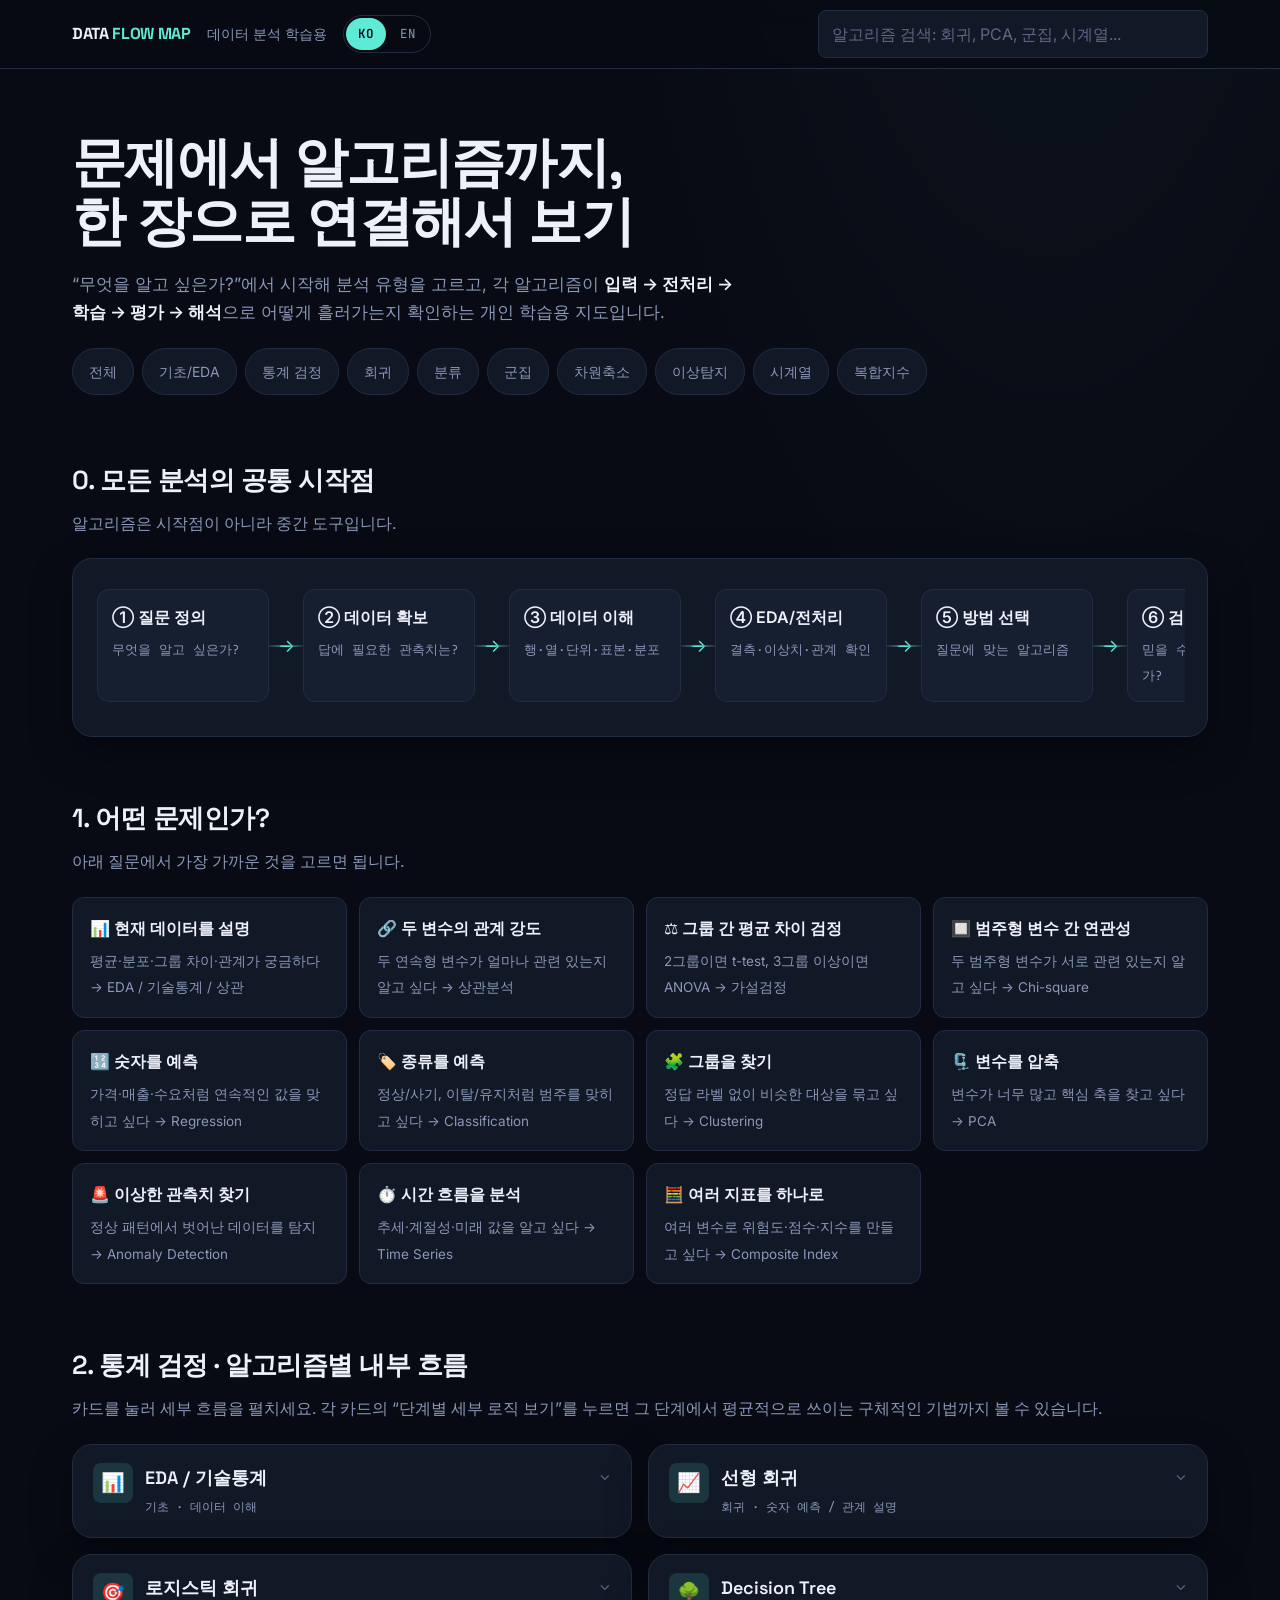
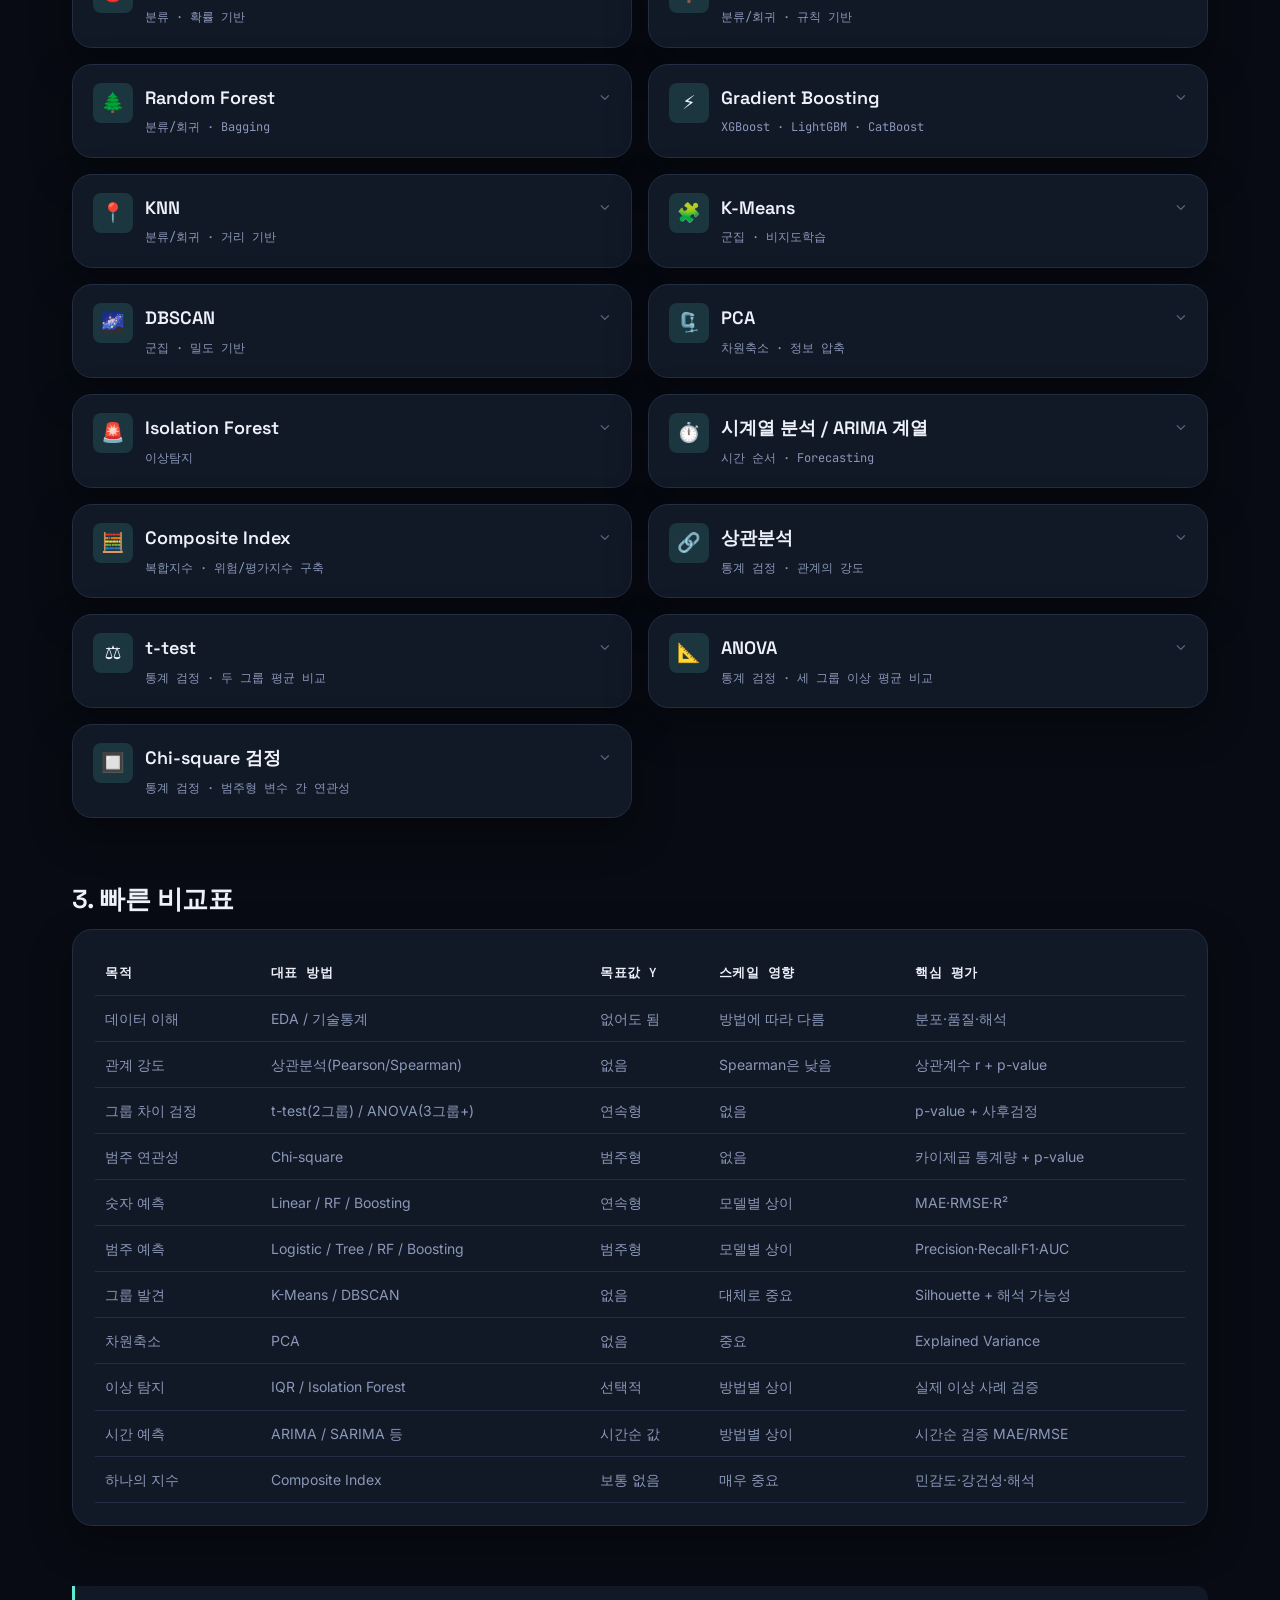
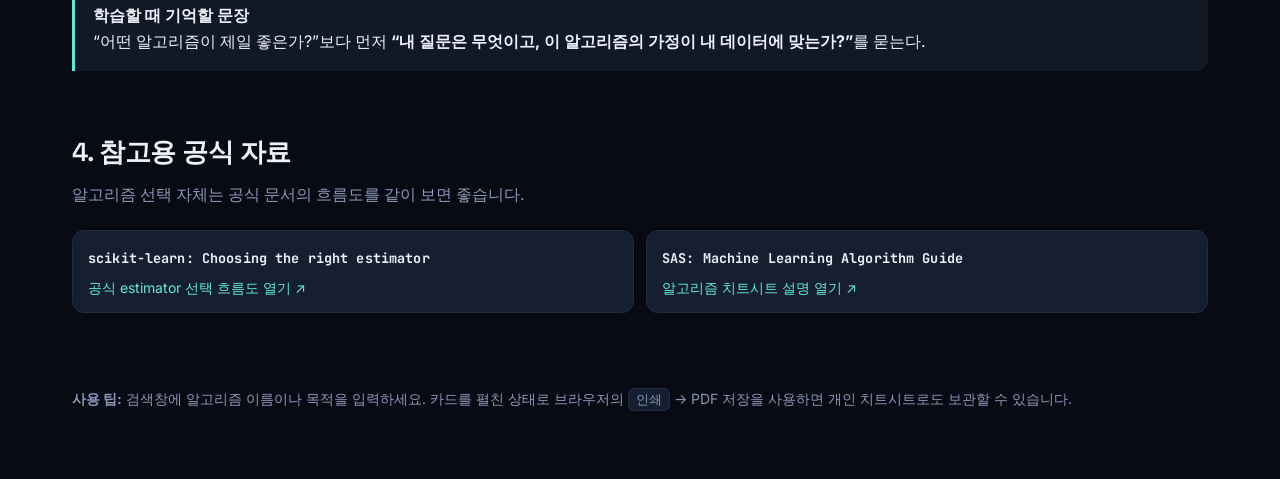
<file: index.html>
<!DOCTYPE html>
<html lang="ko">
<head>
<meta charset="UTF-8">
<meta name="viewport" content="width=device-width, initial-scale=1.0, viewport-fit=cover">
<meta name="description" content="문제 정의부터 알고리즘 선택까지, 데이터 분석 방법을 한 장의 흐름도로 연결해서 보는 개인 학습용 참고 자료." id="metaDesc">
<title>데이터 분석 알고리즘 Flow Map</title>
<link rel="preconnect" href="https://fonts.googleapis.com">
<link rel="preconnect" href="https://fonts.gstatic.com" crossorigin>
<link href="https://fonts.googleapis.com/css2?family=Space+Grotesk:wght@500;600;700&family=Inter:wght@400;500;600;700&family=JetBrains+Mono:wght@400;500;600&display=swap" rel="stylesheet">
<link rel="stylesheet" href="style.css">
</head>
<body>
<header>
  <div class="wrap nav">
    <div class="brand">DATA <span>FLOW MAP</span></div>
    <div class="nav-sub" data-i18n="nav_sub">데이터 분석 학습용</div>
    <div class="lang-switch" role="group" aria-label="Language / 언어">
      <button type="button" class="lang-btn active" data-lang="ko">KO</button>
      <button type="button" class="lang-btn" data-lang="en">EN</button>
    </div>
    <input id="search" class="search" type="search" aria-label="알고리즘 검색" data-i18n-aria="search_aria" placeholder="알고리즘 검색: 회귀, PCA, 군집, 시계열..." data-i18n-placeholder="search_placeholder" />
  </div>
</header>

<main class="wrap">
<section class="hero">
  <h1 data-i18n="hero_title">문제에서 알고리즘까지,<br>한 장으로 연결해서 보기</h1>
  <p data-i18n="hero_desc">“무엇을 알고 싶은가?”에서 시작해 분석 유형을 고르고, 각 알고리즘이 <b>입력 → 전처리 → 학습 → 평가 → 해석</b>으로 어떻게 흘러가는지 확인하는 개인 학습용 지도입니다.</p>
  <div class="chips">
    <button class="chip" data-filter="all" data-i18n="chip_all">전체</button>
    <button class="chip" data-filter="기초" data-i18n="chip_basic">기초/EDA</button>
    <button class="chip" data-filter="통계" data-i18n="chip_stats">통계 검정</button>
    <button class="chip" data-filter="회귀" data-i18n="chip_reg">회귀</button>
    <button class="chip" data-filter="분류" data-i18n="chip_class">분류</button>
    <button class="chip" data-filter="군집" data-i18n="chip_cluster">군집</button>
    <button class="chip" data-filter="차원축소" data-i18n="chip_dim">차원축소</button>
    <button class="chip" data-filter="이상탐지" data-i18n="chip_anomaly">이상탐지</button>
    <button class="chip" data-filter="시계열" data-i18n="chip_time">시계열</button>
    <button class="chip" data-filter="복합지수" data-i18n="chip_index">복합지수</button>
  </div>
</section>

<section class="section" id="start">
  <h2 data-i18n="s0_h2">0. 모든 분석의 공통 시작점</h2>
  <p class="section-lead" data-i18n="s0_lead">알고리즘은 시작점이 아니라 중간 도구입니다.</p>
  <div class="panel">
    <div class="flow">
      <div class="node" data-i18n="node1"><b>① 질문 정의</b><small>무엇을 알고 싶은가?</small></div><div class="arrow">→</div>
      <div class="node" data-i18n="node2"><b>② 데이터 확보</b><small>답에 필요한 관측치는?</small></div><div class="arrow">→</div>
      <div class="node" data-i18n="node3"><b>③ 데이터 이해</b><small>행·열·단위·표본·분포</small></div><div class="arrow">→</div>
      <div class="node" data-i18n="node4"><b>④ EDA/전처리</b><small>결측·이상치·관계 확인</small></div><div class="arrow">→</div>
      <div class="node" data-i18n="node5"><b>⑤ 방법 선택</b><small>질문에 맞는 알고리즘</small></div><div class="arrow">→</div>
      <div class="node" data-i18n="node6"><b>⑥ 검증/해석</b><small>믿을 수 있는 결과인가?</small></div>
    </div>
  </div>
</section>

<section class="section">
  <h2 data-i18n="s1_h2">1. 어떤 문제인가?</h2>
  <p class="section-lead" data-i18n="s1_lead">아래 질문에서 가장 가까운 것을 고르면 됩니다.</p>
  <div class="decision-grid">
    <div class="choice" data-jump="desc" role="button" tabindex="0" data-i18n="choice_desc"><strong>📊 현재 데이터를 설명</strong><span>평균·분포·그룹 차이·관계가 궁금하다 → EDA / 기술통계 / 상관</span></div>
    <div class="choice" data-jump="corr" role="button" tabindex="0" data-i18n="choice_corr"><strong>🔗 두 변수의 관계 강도</strong><span>두 연속형 변수가 얼마나 관련 있는지 알고 싶다 → 상관분석</span></div>
    <div class="choice" data-jump="ttest" role="button" tabindex="0" data-i18n="choice_ttest"><strong>⚖️ 그룹 간 평균 차이 검정</strong><span>2그룹이면 t-test, 3그룹 이상이면 ANOVA → 가설검정</span></div>
    <div class="choice" data-jump="chisq" role="button" tabindex="0" data-i18n="choice_chisq"><strong>🔲 범주형 변수 간 연관성</strong><span>두 범주형 변수가 서로 관련 있는지 알고 싶다 → Chi-square</span></div>
    <div class="choice" data-jump="reg" role="button" tabindex="0" data-i18n="choice_reg"><strong>🔢 숫자를 예측</strong><span>가격·매출·수요처럼 연속적인 값을 맞히고 싶다 → Regression</span></div>
    <div class="choice" data-jump="class" role="button" tabindex="0" data-i18n="choice_class"><strong>🏷️ 종류를 예측</strong><span>정상/사기, 이탈/유지처럼 범주를 맞히고 싶다 → Classification</span></div>
    <div class="choice" data-jump="cluster" role="button" tabindex="0" data-i18n="choice_cluster"><strong>🧩 그룹을 찾기</strong><span>정답 라벨 없이 비슷한 대상을 묶고 싶다 → Clustering</span></div>
    <div class="choice" data-jump="pca" role="button" tabindex="0" data-i18n="choice_pca"><strong>🗜️ 변수를 압축</strong><span>변수가 너무 많고 핵심 축을 찾고 싶다 → PCA</span></div>
    <div class="choice" data-jump="anomaly" role="button" tabindex="0" data-i18n="choice_anomaly"><strong>🚨 이상한 관측치 찾기</strong><span>정상 패턴에서 벗어난 데이터를 탐지 → Anomaly Detection</span></div>
    <div class="choice" data-jump="time" role="button" tabindex="0" data-i18n="choice_time"><strong>⏱️ 시간 흐름을 분석</strong><span>추세·계절성·미래 값을 알고 싶다 → Time Series</span></div>
    <div class="choice" data-jump="index" role="button" tabindex="0" data-i18n="choice_index"><strong>🧮 여러 지표를 하나로</strong><span>여러 변수로 위험도·점수·지수를 만들고 싶다 → Composite Index</span></div>
  </div>
</section>

<section class="section" id="algorithms">
  <h2 data-i18n="s2_h2">2. 통계 검정 · 알고리즘별 내부 흐름</h2>
  <p class="section-lead" data-i18n="s2_lead">카드를 눌러 세부 흐름을 펼치세요. 각 카드의 “단계별 세부 로직 보기”를 누르면 그 단계에서 평균적으로 쓰이는 구체적인 기법까지 볼 수 있습니다.</p>
  <div class="algorithm-grid">

    <article class="card" id="desc" data-keywords="기초 eda 기술통계 평균 중앙값 분포 상관 statistics descriptive">
      <div class="card-head"><div class="icon">📊</div><div data-i18n="desc_head"><h3>EDA / 기술통계</h3><span class="tag">기초 · 데이터 이해</span></div><div class="chev">⌄</div></div>
      <div class="card-body">
        <button class="detail-toggle" type="button" aria-pressed="false" data-i18n="detail_toggle_show">단계별 세부 로직 보기</button>
        <div class="mini-flow">
          <div class="step" data-i18n="desc_s1">
            <div class="step-main"><em>입력</em> 원본 데이터</div>
            <ul class="step-detail">
              <li>원본 파일 로드(CSV/DB/API)</li>
              <li>데이터 사전(codebook)과 스키마 대조</li>
            </ul>
          </div>
          <div class="step" data-i18n="desc_s2">
            <div class="step-main">행/열 · 타입 · 단위 확인</div>
            <ul class="step-detail">
              <li>dtype 캐스팅(문자열→숫자/날짜 등)</li>
              <li>단위 통일(원/달러, m/km 등), 범주형 vs 연속형 구분</li>
            </ul>
          </div>
          <div class="step" data-i18n="desc_s3">
            <div class="step-main">결측치 · 중복 · 이상치 확인</div>
            <ul class="step-detail">
              <li>결측 패턴 파악(MCAR/MAR/MNAR)</li>
              <li>중복 행 제거, IQR·Z-score로 극단값 스크리닝</li>
            </ul>
          </div>
          <div class="step" data-i18n="desc_s4">
            <div class="step-main">평균 · 중앙값 · 표준편차 · 사분위수</div>
            <ul class="step-detail">
              <li>그룹별 describe(), 최빈값(범주형)</li>
              <li>왜도·첨도로 분포 치우침 확인</li>
            </ul>
          </div>
          <div class="step" data-i18n="desc_s5">
            <div class="step-main">히스토그램 · 박스플롯 · 산점도 · 그룹 비교</div>
            <ul class="step-detail">
              <li>상관행렬 · 히트맵으로 변수 간 관계 확인</li>
              <li>t-test · ANOVA로 그룹 간 차이 검정</li>
            </ul>
          </div>
          <div class="step" data-i18n="desc_s6">
            <div class="step-main"><em>결과</em> 데이터 특성과 다음 분석 방향 결정</div>
            <ul class="step-detail">
              <li>발견한 이슈 정리, 가설 후보 목록화</li>
              <li>적합한 분석 기법 후보 좁히기</li>
            </ul>
          </div>
        </div>
        <div class="three">
          <div class="info pre" data-i18n="desc_pre"><strong>선행조건</strong><p>특별한 통계적 가정이 없다. 정형 데이터면 바로 적용 가능.</p></div>
          <div class="info good" data-i18n="desc_mid"><strong>언제?</strong><p>거의 모든 분석의 첫 단계.</p></div>
          <div class="info warn" data-i18n="desc_warn"><strong>주의</strong><p>평균 하나만 보고 전체 분포를 판단하지 않는다.</p></div>
        </div>
      </div>
    </article>

    <article class="card" id="reg" data-keywords="회귀 regression linear 선형 숫자 예측 ridge lasso">
      <div class="card-head"><div class="icon">📈</div><div data-i18n="reg_head"><h3>선형 회귀</h3><span class="tag">회귀 · 숫자 예측 / 관계 설명</span></div><div class="chev">⌄</div></div>
      <div class="card-body">
        <button class="detail-toggle" type="button" aria-pressed="false" data-i18n="detail_toggle_show">단계별 세부 로직 보기</button>
        <div class="mini-flow">
          <div class="step" data-i18n="reg_s1">
            <div class="step-main"><em>입력</em> X 독립변수 + y 연속형 목표값</div>
            <ul class="step-detail">
              <li>피처 · 타깃 정의, 데이터 타입 확인</li>
            </ul>
          </div>
          <div class="step" data-i18n="reg_s2">
            <div class="step-main">결측·이상치·선형성·다중공선성 확인</div>
            <ul class="step-detail">
              <li>결측 대체(평균/중앙값/모델 기반)</li>
              <li>VIF로 다중공선성 점검, 산점도로 선형성 확인</li>
            </ul>
          </div>
          <div class="step" data-i18n="reg_s3">
            <div class="step-main">Train / Test 분리</div>
            <ul class="step-detail">
              <li>hold-out split(예: 8:2), 필요시 K-fold CV</li>
            </ul>
          </div>
          <div class="step" data-i18n="reg_s4">
            <div class="step-main">오차가 작아지도록 회귀계수 β 추정</div>
            <ul class="step-detail">
              <li>OLS(최소제곱법), 정규방정식 또는 경사하강법</li>
              <li>과적합 방지 시 Ridge(L2) · Lasso(L1) 정규화</li>
            </ul>
          </div>
          <div class="step" data-i18n="reg_s5">
            <div class="step-main">MAE · RMSE · R² + 잔차 진단</div>
            <ul class="step-detail">
              <li>Q-Q plot으로 잔차 정규성 확인</li>
              <li>Durbin-Watson으로 자기상관 점검</li>
            </ul>
          </div>
          <div class="step" data-i18n="reg_s6">
            <div class="step-main"><em>결과</em> 예측값 + 변수별 계수 해석</div>
            <ul class="step-detail">
              <li>표준화 계수로 변수별 영향력 비교</li>
              <li>계수 신뢰구간 확인</li>
            </ul>
          </div>
        </div>
        <div class="three">
          <div class="info pre" data-i18n="reg_pre"><strong>선행조건</strong><p>선형성, 오차의 정규성·등분산성, 다중공선성이 낮아야 한다.</p></div>
          <div class="info good" data-i18n="reg_mid"><strong>강점</strong><p>해석이 쉽고 좋은 baseline이 된다.</p></div>
          <div class="info warn" data-i18n="reg_warn"><strong>주의</strong><p>계수가 곧 인과효과라는 뜻은 아니다.</p></div>
        </div>
        <div class="compare" data-i18n="reg_cmp">
          <span class="compare-tag">비교</span>
          <button class="compare-link" data-jump="class">로지스틱 회귀</button> : 범주를 예측하고 싶다면 이쪽.
          <button class="compare-link" data-jump="corr">상관분석</button> : 관계의 강도만 보고 싶다면 예측 없이 이쪽으로 충분.
        </div>
      </div>
    </article>

    <article class="card" id="class" data-keywords="분류 logistic 로지스틱 classification 확률 binary">
      <div class="card-head"><div class="icon">🎯</div><div data-i18n="class_head"><h3>로지스틱 회귀</h3><span class="tag">분류 · 확률 기반</span></div><div class="chev">⌄</div></div>
      <div class="card-body">
        <button class="detail-toggle" type="button" aria-pressed="false" data-i18n="detail_toggle_show">단계별 세부 로직 보기</button>
        <div class="mini-flow">
          <div class="step" data-i18n="class_s1">
            <div class="step-main"><em>입력</em> X + 범주형 y</div>
            <ul class="step-detail">
              <li>피처 · 이진/다중 클래스 타깃 정의</li>
            </ul>
          </div>
          <div class="step" data-i18n="class_s2">
            <div class="step-main">전처리 · 스케일링 · 클래스 비율 확인</div>
            <ul class="step-detail">
              <li>표준화(StandardScaler), 범주형 원-핫 인코딩</li>
              <li>클래스 불균형 시 오버/언더샘플링(SMOTE 등)</li>
            </ul>
          </div>
          <div class="step" data-i18n="class_s3">
            <div class="step-main">Train / Test 분리</div>
            <ul class="step-detail">
              <li>stratified split으로 클래스 비율 유지</li>
            </ul>
          </div>
          <div class="step" data-i18n="class_s4">
            <div class="step-main">각 클래스에 속할 확률 추정</div>
            <ul class="step-detail">
              <li>시그모이드 함수로 로짓을 확률로 변환</li>
              <li>최대우도추정(MLE)으로 계수 학습</li>
            </ul>
          </div>
          <div class="step" data-i18n="class_s5">
            <div class="step-main">Threshold로 클래스 결정</div>
            <ul class="step-detail">
              <li>기본 0.5, 비용/목적에 따라 threshold 조정</li>
              <li>ROC 곡선에서 최적 지점 탐색</li>
            </ul>
          </div>
          <div class="step" data-i18n="class_s6">
            <div class="step-main">Precision · Recall · F1 · ROC-AUC 평가</div>
            <ul class="step-detail">
              <li>혼동행렬 분석</li>
              <li>불균형 데이터는 PR curve로 보완</li>
            </ul>
          </div>
          <div class="step" data-i18n="class_s7">
            <div class="step-main"><em>결과</em> 클래스 + 예측 확률</div>
          </div>
        </div>
        <div class="three">
          <div class="info pre" data-i18n="class_pre"><strong>선행조건</strong><p>로짓과 독립변수 간 선형성, 관측치 독립성, 다중공선성이 낮아야 한다.</p></div>
          <div class="info good" data-i18n="class_mid"><strong>강점</strong><p>확률과 계수 해석이 비교적 쉽다.</p></div>
          <div class="info warn" data-i18n="class_warn"><strong>주의</strong><p>불균형 데이터에서는 Accuracy만 보면 위험하다.</p></div>
        </div>
        <div class="compare" data-i18n="class_cmp">
          <span class="compare-tag">비교</span>
          <button class="compare-link" data-jump="reg">선형 회귀</button> : 숫자 자체를 예측하고 싶다면 이쪽.
        </div>
      </div>
    </article>

    <article class="card" id="tree" data-keywords="분류 회귀 decision tree 의사결정나무">
      <div class="card-head"><div class="icon">🌳</div><div data-i18n="tree_head"><h3>Decision Tree</h3><span class="tag">분류/회귀 · 규칙 기반</span></div><div class="chev">⌄</div></div>
      <div class="card-body">
        <button class="detail-toggle" type="button" aria-pressed="false" data-i18n="detail_toggle_show">단계별 세부 로직 보기</button>
        <div class="mini-flow">
          <div class="step" data-i18n="tree_s1">
            <div class="step-main"><em>입력</em> X + y</div>
          </div>
          <div class="step" data-i18n="tree_s2">
            <div class="step-main">데이터를 가장 잘 나누는 조건 탐색</div>
            <ul class="step-detail">
              <li>분류: Gini 불순도 · 정보이득(Entropy)</li>
              <li>회귀: 분할 후 MSE 감소량 기준</li>
            </ul>
          </div>
          <div class="step" data-i18n="tree_s3">
            <div class="step-main">조건에 따라 노드를 반복 분할</div>
            <ul class="step-detail">
              <li>재귀적 이진 분할, 각 노드에서 최적 피처·임계값 탐색</li>
            </ul>
          </div>
          <div class="step" data-i18n="tree_s4">
            <div class="step-main">정지 조건 / 가지치기로 복잡도 제어</div>
            <ul class="step-detail">
              <li>max_depth, min_samples_leaf 등 하이퍼파라미터</li>
              <li>cost-complexity pruning(사후 가지치기)</li>
            </ul>
          </div>
          <div class="step" data-i18n="tree_s5">
            <div class="step-main">분류 또는 수치 예측</div>
            <ul class="step-detail">
              <li>리프 노드의 다수 클래스(분류) 또는 평균값(회귀) 반환</li>
            </ul>
          </div>
          <div class="step" data-i18n="tree_s6">
            <div class="step-main"><em>평가</em> Test/CV 성능 + 트리 구조 확인</div>
            <ul class="step-detail">
              <li>트리 시각화로 분할 기준 검토</li>
              <li>feature importance 확인</li>
            </ul>
          </div>
        </div>
        <div class="three">
          <div class="info pre" data-i18n="tree_pre"><strong>선행조건</strong><p>특별한 분포 가정이 없다. 스케일링도 불필요.</p></div>
          <div class="info good" data-i18n="tree_mid"><strong>강점</strong><p>비선형 관계와 상호작용을 표현하기 쉽다.</p></div>
          <div class="info warn" data-i18n="tree_warn"><strong>주의</strong><p>깊은 단일 트리는 과적합되기 쉽다.</p></div>
        </div>
        <div class="compare" data-i18n="tree_cmp">
          <span class="compare-tag">비교</span>
          <button class="compare-link" data-jump="rf">Random Forest</button> : 단일 트리의 불안정함이 걱정되면 여러 트리를 평균 낸 이쪽으로.
        </div>
      </div>
    </article>

    <article class="card" id="rf" data-keywords="분류 회귀 random forest 랜덤포레스트 ensemble 앙상블">
      <div class="card-head"><div class="icon">🌲</div><div data-i18n="rf_head"><h3>Random Forest</h3><span class="tag">분류/회귀 · Bagging</span></div><div class="chev">⌄</div></div>
      <div class="card-body">
        <button class="detail-toggle" type="button" aria-pressed="false" data-i18n="detail_toggle_show">단계별 세부 로직 보기</button>
        <div class="mini-flow">
          <div class="step" data-i18n="rf_s1">
            <div class="step-main"><em>입력</em> X + y</div>
          </div>
          <div class="step" data-i18n="rf_s2">
            <div class="step-main">여러 bootstrap 표본 생성</div>
            <ul class="step-detail">
              <li>복원추출로 N개 샘플셋 생성</li>
              <li>트리마다 피처 서브셋도 무작위 선택(max_features)</li>
            </ul>
          </div>
          <div class="step" data-i18n="rf_s3">
            <div class="step-main">각 표본에서 서로 다른 Decision Tree 학습</div>
            <ul class="step-detail">
              <li>가지치기 없이 깊게 성장시켜 트리 간 상관 최소화</li>
            </ul>
          </div>
          <div class="step" data-i18n="rf_s4">
            <div class="step-main">분류: 다수결 / 회귀: 평균</div>
            <ul class="step-detail">
              <li>모든 트리의 예측을 집계(aggregation)</li>
            </ul>
          </div>
          <div class="step" data-i18n="rf_s5">
            <div class="step-main">Test/CV 평가 + 변수 중요도 참고</div>
            <ul class="step-detail">
              <li>OOB(out-of-bag) 오차로 별도 검증셋 없이 성능 추정</li>
            </ul>
          </div>
          <div class="step" data-i18n="rf_s6">
            <div class="step-main"><em>결과</em> 단일 트리보다 안정적인 예측</div>
          </div>
        </div>
        <div class="three">
          <div class="info pre" data-i18n="rf_pre"><strong>선행조건</strong><p>트리 기반이라 스케일링 불필요. 트리 간 상관이 낮아야 효과적이다.</p></div>
          <div class="info good" data-i18n="rf_mid"><strong>강점</strong><p>복잡한 정형 데이터에서 안정적인 baseline.</p></div>
          <div class="info warn" data-i18n="rf_warn"><strong>주의</strong><p>변수 중요도는 인과관계가 아니다.</p></div>
        </div>
        <div class="compare" data-i18n="rf_cmp">
          <span class="compare-tag">비교</span>
          <button class="compare-link" data-jump="boost">Gradient Boosting</button> : 튜닝을 감수하고서라도 성능을 더 끌어올리고 싶다면 이쪽.
        </div>
      </div>
    </article>

    <article class="card" id="boost" data-keywords="분류 회귀 gradient boosting xgboost lightgbm catboost 부스팅">
      <div class="card-head"><div class="icon">⚡</div><div data-i18n="boost_head"><h3>Gradient Boosting</h3><span class="tag">XGBoost · LightGBM · CatBoost</span></div><div class="chev">⌄</div></div>
      <div class="card-body">
        <button class="detail-toggle" type="button" aria-pressed="false" data-i18n="detail_toggle_show">단계별 세부 로직 보기</button>
        <div class="mini-flow">
          <div class="step" data-i18n="boost_s1">
            <div class="step-main"><em>입력</em> X + y</div>
          </div>
          <div class="step" data-i18n="boost_s2">
            <div class="step-main">첫 약한 모델 학습</div>
            <ul class="step-detail">
              <li>보통 얕은 트리(stump)로 시작, 초기 예측은 평균/로그오즈</li>
            </ul>
          </div>
          <div class="step" data-i18n="boost_s3">
            <div class="step-main">현재 모델의 오차/잔차 계산</div>
            <ul class="step-detail">
              <li>손실함수의 gradient(음의 기울기) 계산</li>
            </ul>
          </div>
          <div class="step" data-i18n="boost_s4">
            <div class="step-main">오차를 줄이는 다음 모델 추가</div>
            <ul class="step-detail">
              <li>잔차를 타깃으로 새 트리 학습</li>
              <li>learning rate로 기여도 조절(shrinkage)</li>
            </ul>
          </div>
          <div class="step" data-i18n="boost_s5">
            <div class="step-main">이 과정을 순차적으로 반복</div>
            <ul class="step-detail">
              <li>n_estimators만큼 반복, 매번 이전 오차를 보정</li>
            </ul>
          </div>
          <div class="step" data-i18n="boost_s6">
            <div class="step-main">CV · Early stopping · 튜닝</div>
            <ul class="step-detail">
              <li>validation loss로 조기 종료</li>
              <li>learning_rate · max_depth · subsample 그리드 탐색</li>
            </ul>
          </div>
          <div class="step" data-i18n="boost_s7">
            <div class="step-main"><em>결과</em> 여러 약한 모델을 합친 강한 예측기</div>
          </div>
        </div>
        <div class="three">
          <div class="info pre" data-i18n="boost_pre"><strong>선행조건</strong><p>스케일링 불필요. 결측치 처리 방식은 라이브러리마다 다르다.</p></div>
          <div class="info good" data-i18n="boost_mid"><strong>강점</strong><p>정형 데이터 예측에서 매우 강력하다.</p></div>
          <div class="info warn" data-i18n="boost_warn"><strong>주의</strong><p>튜닝과 데이터 누수 관리가 중요하다.</p></div>
        </div>
        <div class="compare" data-i18n="boost_cmp">
          <span class="compare-tag">비교</span>
          <button class="compare-link" data-jump="rf">Random Forest</button> : 튜닝 없이 먼저 안정적인 baseline부터 보고 싶다면 이쪽.
        </div>
      </div>
    </article>

    <article class="card" id="knn" data-keywords="분류 회귀 knn nearest neighbor 최근접 이웃 거리">
      <div class="card-head"><div class="icon">📍</div><div data-i18n="knn_head"><h3>KNN</h3><span class="tag">분류/회귀 · 거리 기반</span></div><div class="chev">⌄</div></div>
      <div class="card-body">
        <button class="detail-toggle" type="button" aria-pressed="false" data-i18n="detail_toggle_show">단계별 세부 로직 보기</button>
        <div class="mini-flow">
          <div class="step" data-i18n="knn_s1">
            <div class="step-main"><em>입력</em> X + y</div>
          </div>
          <div class="step" data-i18n="knn_s2">
            <div class="step-main">변수 스케일 맞추기</div>
            <ul class="step-detail">
              <li>표준화 필수(거리 기반이라 스케일 차이에 민감)</li>
              <li>범주형은 인코딩 후 거리정의 재검토</li>
            </ul>
          </div>
          <div class="step" data-i18n="knn_s3">
            <div class="step-main">새 관측치와 모든 학습점의 거리 계산</div>
            <ul class="step-detail">
              <li>유클리드 · 맨해튼 · 코사인 거리 중 선택</li>
            </ul>
          </div>
          <div class="step" data-i18n="knn_s4">
            <div class="step-main">가장 가까운 K개 선택</div>
            <ul class="step-detail">
              <li>작은 K: 과적합 경향 / 큰 K: 과소적합 경향</li>
            </ul>
          </div>
          <div class="step" data-i18n="knn_s5">
            <div class="step-main">분류: 투표 / 회귀: 평균</div>
            <ul class="step-detail">
              <li>거리 가중 투표(weighted KNN)도 가능</li>
            </ul>
          </div>
          <div class="step" data-i18n="knn_s6">
            <div class="step-main"><em>평가</em> K값을 CV로 선택</div>
            <ul class="step-detail">
              <li>여러 K에 대한 CV 오차 곡선에서 최적 K 탐색</li>
            </ul>
          </div>
        </div>
        <div class="three">
          <div class="info pre" data-i18n="knn_pre"><strong>선행조건</strong><p>변수 스케일 통일이 필수. 차원이 높으면 성능이 급격히 나빠진다(차원의 저주).</p></div>
          <div class="info good" data-i18n="knn_mid"><strong>강점</strong><p>직관적이고 별도 복잡한 학습 과정이 없다.</p></div>
          <div class="info warn" data-i18n="knn_warn"><strong>주의</strong><p>스케일과 차원 수에 매우 민감하다.</p></div>
        </div>
        <div class="compare" data-i18n="knn_cmp">
          <span class="compare-tag">비교</span>
          <button class="compare-link" data-jump="cluster">K-Means</button> : 같은 K라도 이쪽은 비지도학습(군집), KNN은 지도학습(분류/회귀)이라 목적이 다르다.
        </div>
      </div>
    </article>

    <article class="card" id="cluster" data-keywords="군집 clustering kmeans k-means 클러스터 비지도">
      <div class="card-head"><div class="icon">🧩</div><div data-i18n="cluster_head"><h3>K-Means</h3><span class="tag">군집 · 비지도학습</span></div><div class="chev">⌄</div></div>
      <div class="card-body">
        <button class="detail-toggle" type="button" aria-pressed="false" data-i18n="detail_toggle_show">단계별 세부 로직 보기</button>
        <div class="mini-flow">
          <div class="step" data-i18n="cluster_s1">
            <div class="step-main"><em>입력</em> 정답 없는 X</div>
          </div>
          <div class="step" data-i18n="cluster_s2">
            <div class="step-main">스케일링 + K개 중심 초기화</div>
            <ul class="step-detail">
              <li>표준화 필수</li>
              <li>K-means++로 초기 중심을 퍼뜨려 수렴 안정화</li>
            </ul>
          </div>
          <div class="step" data-i18n="cluster_s3">
            <div class="step-main">각 점을 가장 가까운 중심에 배정</div>
            <ul class="step-detail">
              <li>유클리드 거리 기준 클러스터 라벨 할당</li>
            </ul>
          </div>
          <div class="step" data-i18n="cluster_s4">
            <div class="step-main">각 그룹 평균으로 중심 이동</div>
            <ul class="step-detail">
              <li>클러스터별 centroid 재계산</li>
            </ul>
          </div>
          <div class="step" data-i18n="cluster_s5">
            <div class="step-main">배정과 이동을 수렴할 때까지 반복</div>
            <ul class="step-detail">
              <li>중심 이동이 임계값 이하이거나 max_iter 도달 시 종료</li>
            </ul>
          </div>
          <div class="step" data-i18n="cluster_s6">
            <div class="step-main">Elbow / Silhouette로 군집 품질 확인</div>
            <ul class="step-detail">
              <li>WCSS(군집 내 분산)가 꺾이는 지점 탐색</li>
              <li>Silhouette score로 군집 분리도 확인</li>
            </ul>
          </div>
          <div class="step" data-i18n="cluster_s7">
            <div class="step-main"><em>결과</em> K개의 데이터 그룹</div>
          </div>
        </div>
        <div class="three">
          <div class="info pre" data-i18n="cluster_pre"><strong>선행조건</strong><p>군집이 대략 구형·비슷한 크기라는 가정. 스케일링 필요, K를 미리 정해야 한다.</p></div>
          <div class="info good" data-i18n="cluster_mid"><strong>강점</strong><p>대규모 데이터에도 비교적 빠르고 직관적이다.</p></div>
          <div class="info warn" data-i18n="cluster_warn"><strong>주의</strong><p>K를 정해야 하며 구형 군집 가정에 가깝다.</p></div>
        </div>
        <div class="compare" data-i18n="cluster_cmp">
          <span class="compare-tag">비교</span>
          <button class="compare-link" data-jump="dbscan">DBSCAN</button> : K를 미리 정하지 않고 임의 모양 군집을 찾고 싶다면 이쪽.
        </div>
      </div>
    </article>

    <article class="card" id="dbscan" data-keywords="군집 dbscan density 밀도 noise 이상치">
      <div class="card-head"><div class="icon">🌌</div><div data-i18n="dbscan_head"><h3>DBSCAN</h3><span class="tag">군집 · 밀도 기반</span></div><div class="chev">⌄</div></div>
      <div class="card-body">
        <button class="detail-toggle" type="button" aria-pressed="false" data-i18n="detail_toggle_show">단계별 세부 로직 보기</button>
        <div class="mini-flow">
          <div class="step" data-i18n="dbscan_s1">
            <div class="step-main"><em>입력</em> 정답 없는 X</div>
          </div>
          <div class="step" data-i18n="dbscan_s2">
            <div class="step-main">거리 스케일 확인 / 표준화</div>
          </div>
          <div class="step" data-i18n="dbscan_s3">
            <div class="step-main">eps 반경 내 이웃 개수 계산</div>
            <ul class="step-detail">
              <li>k-distance plot으로 적정 eps 추정</li>
            </ul>
          </div>
          <div class="step" data-i18n="dbscan_s4">
            <div class="step-main">충분히 밀집된 점에서 군집 확장</div>
            <ul class="step-detail">
              <li>core point(min_samples 이상 이웃) 기준 밀도 연결 확장</li>
            </ul>
          </div>
          <div class="step" data-i18n="dbscan_s5">
            <div class="step-main">어느 군집에도 속하지 않으면 Noise</div>
            <ul class="step-detail">
              <li>border point와 noise point 구분</li>
            </ul>
          </div>
          <div class="step" data-i18n="dbscan_s6">
            <div class="step-main"><em>결과</em> 임의 모양 군집 + 이상점</div>
          </div>
        </div>
        <div class="three">
          <div class="info pre" data-i18n="dbscan_pre"><strong>선행조건</strong><p>군집 간 밀도가 비교적 균일하다는 가정. eps·min_samples 설정에 민감하다.</p></div>
          <div class="info good" data-i18n="dbscan_mid"><strong>강점</strong><p>K를 미리 정하지 않고 복잡한 모양을 찾는다.</p></div>
          <div class="info warn" data-i18n="dbscan_warn"><strong>주의</strong><p>밀도가 크게 다른 군집에는 설정이 어렵다.</p></div>
        </div>
        <div class="compare" data-i18n="dbscan_cmp">
          <span class="compare-tag">비교</span>
          <button class="compare-link" data-jump="cluster">K-Means</button> : 군집 개수를 이미 알고 있고 더 빠른 계산을 원한다면 이쪽.
        </div>
      </div>
    </article>

    <article class="card" id="pca" data-keywords="차원축소 pca principal component 주성분 분산">
      <div class="card-head"><div class="icon">🗜️</div><div data-i18n="pca_head"><h3>PCA</h3><span class="tag">차원축소 · 정보 압축</span></div><div class="chev">⌄</div></div>
      <div class="card-body">
        <button class="detail-toggle" type="button" aria-pressed="false" data-i18n="detail_toggle_show">단계별 세부 로직 보기</button>
        <div class="mini-flow">
          <div class="step" data-i18n="pca_s1">
            <div class="step-main"><em>입력</em> 여러 수치 변수 X</div>
          </div>
          <div class="step" data-i18n="pca_s2">
            <div class="step-main">일반적으로 중심화/표준화</div>
            <ul class="step-detail">
              <li>평균 0으로 센터링</li>
              <li>스케일 차이가 크면 표준화(분산 기준 왜곡 방지)</li>
            </ul>
          </div>
          <div class="step" data-i18n="pca_s3">
            <div class="step-main">데이터 분산이 큰 방향 탐색</div>
            <ul class="step-detail">
              <li>공분산 행렬 계산 후 고유값 분해 또는 SVD</li>
            </ul>
          </div>
          <div class="step" data-i18n="pca_s4">
            <div class="step-main">서로 직교하는 주성분 PC 생성</div>
            <ul class="step-detail">
              <li>고유값이 큰 순서대로 PC 정렬</li>
              <li>각 PC는 원 변수들의 선형결합</li>
            </ul>
          </div>
          <div class="step" data-i18n="pca_s5">
            <div class="step-main">Explained Variance 확인</div>
            <ul class="step-detail">
              <li>누적 설명분산 그래프(scree plot)로 유지할 PC 개수 결정</li>
            </ul>
          </div>
          <div class="step" data-i18n="pca_s6">
            <div class="step-main">필요한 PC만 선택해 데이터 변환</div>
            <ul class="step-detail">
              <li>선택한 PC로 원 데이터를 투영(projection)</li>
            </ul>
          </div>
          <div class="step" data-i18n="pca_s7">
            <div class="step-main"><em>결과</em> 적은 차원의 새로운 변수</div>
          </div>
        </div>
        <div class="three">
          <div class="info pre" data-i18n="pca_pre"><strong>선행조건</strong><p>변수 간 선형 관계를 가정. 스케일에 민감해 보통 표준화가 필요하다.</p></div>
          <div class="info good" data-i18n="pca_mid"><strong>강점</strong><p>상관된 많은 변수를 압축할 수 있다.</p></div>
          <div class="info warn" data-i18n="pca_warn"><strong>주의</strong><p>PC가 원래 변수보다 해석하기 어려울 수 있다.</p></div>
        </div>
      </div>
    </article>

    <article class="card" id="anomaly" data-keywords="이상탐지 anomaly isolation forest outlier 이상치">
      <div class="card-head"><div class="icon">🚨</div><div data-i18n="anomaly_head"><h3>Isolation Forest</h3><span class="tag">이상탐지</span></div><div class="chev">⌄</div></div>
      <div class="card-body">
        <button class="detail-toggle" type="button" aria-pressed="false" data-i18n="detail_toggle_show">단계별 세부 로직 보기</button>
        <div class="mini-flow">
          <div class="step" data-i18n="anomaly_s1">
            <div class="step-main"><em>입력</em> 주로 정상 관측치가 많은 X</div>
          </div>
          <div class="step" data-i18n="anomaly_s2">
            <div class="step-main">무작위 변수와 분할점으로 여러 트리 생성</div>
            <ul class="step-detail">
              <li>각 iTree마다 무작위 피처·임계값으로 재귀 분할</li>
            </ul>
          </div>
          <div class="step" data-i18n="anomaly_s3">
            <div class="step-main">각 관측치가 격리되기까지 필요한 분할 수 측정</div>
            <ul class="step-detail">
              <li>평균 경로 길이(path length) 계산</li>
            </ul>
          </div>
          <div class="step" data-i18n="anomaly_s4">
            <div class="step-main">빠르게 격리되는 관측치에 높은 이상점수</div>
            <ul class="step-detail">
              <li>경로 길이가 짧을수록 이상 스코어 상승</li>
            </ul>
          </div>
          <div class="step" data-i18n="anomaly_s5">
            <div class="step-main">임계값/contamination으로 이상치 지정</div>
            <ul class="step-detail">
              <li>contamination 비율 지정 또는 score threshold 직접 설정</li>
            </ul>
          </div>
          <div class="step" data-i18n="anomaly_s6">
            <div class="step-main"><em>결과</em> 정상/이상 + anomaly score</div>
          </div>
        </div>
        <div class="three">
          <div class="info pre" data-i18n="anomaly_pre"><strong>선행조건</strong><p>정상 데이터가 다수라는 가정(오염 비율이 낮음). 특별한 분포 가정은 없다.</p></div>
          <div class="info good" data-i18n="anomaly_mid"><strong>강점</strong><p>고차원 데이터에도 적용 가능하다.</p></div>
          <div class="info warn" data-i18n="anomaly_warn"><strong>주의</strong><p>‘드물다’와 ‘문제다’는 같은 뜻이 아니다.</p></div>
        </div>
        <div class="compare" data-i18n="anomaly_cmp">
          <span class="compare-tag">비교</span>
          <button class="compare-link" data-jump="dbscan">DBSCAN</button> : 이상치뿐 아니라 군집 구조 자체도 함께 보고 싶다면 이쪽.
        </div>
      </div>
    </article>

    <article class="card" id="time" data-keywords="시계열 time series arima moving average forecast 예측 시간">
      <div class="card-head"><div class="icon">⏱️</div><div data-i18n="time_head"><h3>시계열 분석 / ARIMA 계열</h3><span class="tag">시간 순서 · Forecasting</span></div><div class="chev">⌄</div></div>
      <div class="card-body">
        <button class="detail-toggle" type="button" aria-pressed="false" data-i18n="detail_toggle_show">단계별 세부 로직 보기</button>
        <div class="mini-flow">
          <div class="step" data-i18n="time_s1">
            <div class="step-main"><em>입력</em> 시간순 데이터</div>
          </div>
          <div class="step" data-i18n="time_s2">
            <div class="step-main">추세 · 계절성 · 결측 · 이상치 확인</div>
            <ul class="step-detail">
              <li>시계열 분해(STL 등)로 추세/계절성 분리</li>
              <li>결측 보간(선형/시간가중)</li>
            </ul>
          </div>
          <div class="step" data-i18n="time_s3">
            <div class="step-main">시간순 Train / Validation 분할</div>
            <ul class="step-detail">
              <li>무작위 셔플 금지, rolling/expanding window 분할</li>
            </ul>
          </div>
          <div class="step" data-i18n="time_s4">
            <div class="step-main">정상성/차분/자기상관 구조 확인</div>
            <ul class="step-detail">
              <li>ADF 검정으로 정상성 확인, 필요시 차분(differencing)</li>
              <li>ACF/PACF로 (p, q) 후보 파악</li>
            </ul>
          </div>
          <div class="step" data-i18n="time_s5">
            <div class="step-main">ARIMA/SARIMA 등 모델 학습</div>
            <ul class="step-detail">
              <li>(p,d,q) 또는 계절성 (P,D,Q,m) 파라미터 추정</li>
              <li>MLE로 계수 적합</li>
            </ul>
          </div>
          <div class="step" data-i18n="time_s6">
            <div class="step-main">미래 구간 예측 + MAE/RMSE 등 평가</div>
            <ul class="step-detail">
              <li>walk-forward validation</li>
              <li>예측구간(prediction interval) 계산</li>
            </ul>
          </div>
          <div class="step" data-i18n="time_s7">
            <div class="step-main"><em>결과</em> 미래값 + 예측 불확실성</div>
          </div>
        </div>
        <div class="three">
          <div class="info pre" data-i18n="time_pre"><strong>선행조건</strong><p>정상성 가정(비정상이면 차분 필요). 결측 없는 등간격 시계열이어야 한다.</p></div>
          <div class="info good" data-i18n="time_mid"><strong>강점</strong><p>시간 의존성과 추세를 명시적으로 다룬다.</p></div>
          <div class="info warn" data-i18n="time_warn"><strong>주의</strong><p>랜덤 셔플 분할을 하면 미래 정보 누수가 생길 수 있다.</p></div>
        </div>
      </div>
    </article>

    <article class="card" id="index" data-keywords="복합지수 composite index 가중치 정규화 zscore minmax 민감도 위험지수">
      <div class="card-head"><div class="icon">🧮</div><div data-i18n="index_head"><h3>Composite Index</h3><span class="tag">복합지수 · 위험/평가지수 구축</span></div><div class="chev">⌄</div></div>
      <div class="card-body">
        <button class="detail-toggle" type="button" aria-pressed="false" data-i18n="detail_toggle_show">단계별 세부 로직 보기</button>
        <div class="mini-flow">
          <div class="step" data-i18n="index_s1">
            <div class="step-main"><em>질문</em> 무엇을 하나의 지수로 표현할 것인가?</div>
          </div>
          <div class="step" data-i18n="index_s2">
            <div class="step-main">이론적 틀 → 변수 선정</div>
            <ul class="step-detail">
              <li>문헌 · 전문가 검토로 하위지표(sub-indicator) 후보 선정</li>
            </ul>
          </div>
          <div class="step" data-i18n="index_s3">
            <div class="step-main">데이터 단위 · 방향 · 공간/시간 수준 확인</div>
            <ul class="step-detail">
              <li>역방향 지표는 부호 반전</li>
              <li>지리적/시간적 집계 수준 통일</li>
            </ul>
          </div>
          <div class="step" data-i18n="index_s4">
            <div class="step-main">결측치 처리 + Raw/Z-score/Min-Max/Percentile 등 정규화 결정</div>
            <ul class="step-detail">
              <li>정규화 방식별 결과 비교</li>
              <li>결측은 보간 또는 해당 하위지표 제외</li>
            </ul>
          </div>
          <div class="step" data-i18n="index_s5">
            <div class="step-main">가중치 결정 → Weighted Sum / Geometric Mean 등 집계</div>
            <ul class="step-detail">
              <li>동일가중 / PCA 기반 가중치 / 전문가 델파이 기법 등</li>
            </ul>
          </div>
          <div class="step" data-i18n="index_s6">
            <div class="step-main">정규화·가중치·변수 선택을 바꾸는 민감도 분석</div>
            <ul class="step-detail">
              <li>몬테카를로 시뮬레이션으로 순위 변동성 확인</li>
            </ul>
          </div>
          <div class="step" data-i18n="index_s7">
            <div class="step-main"><em>결과</em> 지수 + 순위 + 불확실성/한계</div>
          </div>
        </div>
        <div class="three">
          <div class="info pre" data-i18n="index_pre"><strong>선행조건</strong><p>하위지표 간 이론적 정합성이 필요. 정규화·가중치 선택에 결과가 민감하다.</p></div>
          <div class="info good" data-i18n="index_mid"><strong>핵심</strong><p>‘계산법’보다 변수와 가중치의 이론적 근거가 중요하다.</p></div>
          <div class="info warn" data-i18n="index_warn"><strong>주의</strong><p>정규화 선택 때문에 순위가 뒤집히는지 반드시 확인한다.</p></div>
        </div>
      </div>
    </article>

    <article class="card" id="corr" data-keywords="상관분석 correlation pearson spearman 관계 연속형 통계">
      <div class="card-head"><div class="icon">🔗</div><div data-i18n="corr_head"><h3>상관분석</h3><span class="tag">통계 검정 · 관계의 강도</span></div><div class="chev">⌄</div></div>
      <div class="card-body">
        <button class="detail-toggle" type="button" aria-pressed="false" data-i18n="detail_toggle_show">단계별 세부 로직 보기</button>
        <div class="mini-flow">
          <div class="step" data-i18n="corr_s1">
            <div class="step-main"><em>입력</em> 연속형 변수 두 개(X, Y)</div>
            <ul class="step-detail">
              <li>산점도로 먼저 관계의 형태(선형/비선형) 확인</li>
            </ul>
          </div>
          <div class="step" data-i18n="corr_s2">
            <div class="step-main">관계 강도를 측정할 방법 선택</div>
            <ul class="step-detail">
              <li>선형 관계 · 정규성 만족: Pearson</li>
              <li>비선형/순위 기반/이상치 많음: Spearman</li>
            </ul>
          </div>
          <div class="step" data-i18n="corr_s3">
            <div class="step-main">상관계수 r 계산(-1 ~ 1)</div>
            <ul class="step-detail">
              <li>절댓값이 클수록 강한 관계, 부호는 방향</li>
            </ul>
          </div>
          <div class="step" data-i18n="corr_s4">
            <div class="step-main">유의성 검정</div>
            <ul class="step-detail">
              <li>p-value로 관측된 상관이 우연인지 확인</li>
              <li>표본 크기가 클수록 작은 상관도 유의하게 나오기 쉽다</li>
            </ul>
          </div>
          <div class="step" data-i18n="corr_s5">
            <div class="step-main"><em>결과</em> 관계의 방향과 강도(인과관계 아님)</div>
          </div>
        </div>
        <div class="three">
          <div class="info pre" data-i18n="corr_pre"><strong>선행조건</strong><p>연속형 변수. Pearson은 선형 관계와 정규성을 가정(비선형·순위형이면 Spearman).</p></div>
          <div class="info good" data-i18n="corr_mid"><strong>강점</strong><p>계산이 간단하고 변수 관계를 빠르게 스크리닝할 수 있다.</p></div>
          <div class="info warn" data-i18n="corr_warn"><strong>주의</strong><p>상관은 인과관계가 아니다. 이상치 하나로 크게 흔들릴 수 있다.</p></div>
        </div>
        <div class="compare" data-i18n="corr_cmp">
          <span class="compare-tag">비교</span>
          <button class="compare-link" data-jump="reg">선형 회귀</button> : 관계의 강도를 넘어 예측·설명까지 하고 싶다면 이쪽.
        </div>
      </div>
    </article>

    <article class="card" id="ttest" data-keywords="t검정 ttest t-test 두 그룹 평균 비교 가설검정 통계">
      <div class="card-head"><div class="icon">⚖️</div><div data-i18n="ttest_head"><h3>t-test</h3><span class="tag">통계 검정 · 두 그룹 평균 비교</span></div><div class="chev">⌄</div></div>
      <div class="card-body">
        <button class="detail-toggle" type="button" aria-pressed="false" data-i18n="detail_toggle_show">단계별 세부 로직 보기</button>
        <div class="mini-flow">
          <div class="step" data-i18n="ttest_s1">
            <div class="step-main"><em>입력</em> 연속형 변수 + 2개 그룹 라벨</div>
          </div>
          <div class="step" data-i18n="ttest_s2">
            <div class="step-main">가설 설정</div>
            <ul class="step-detail">
              <li>H0(귀무): 두 그룹 평균이 같다</li>
              <li>H1(대립): 두 그룹 평균이 다르다</li>
            </ul>
          </div>
          <div class="step" data-i18n="ttest_s3">
            <div class="step-main">정규성 · 등분산성 확인</div>
            <ul class="step-detail">
              <li>Shapiro-Wilk로 정규성, Levene 검정으로 등분산 확인</li>
            </ul>
          </div>
          <div class="step" data-i18n="ttest_s4">
            <div class="step-main">t 통계량 계산</div>
            <ul class="step-detail">
              <li>독립표본 vs 대응표본 구분</li>
              <li>등분산 가정이 어려우면 Welch's t-test</li>
            </ul>
          </div>
          <div class="step" data-i18n="ttest_s5">
            <div class="step-main">p-value로 판단</div>
            <ul class="step-detail">
              <li>유의수준(보통 0.05)과 비교</li>
            </ul>
          </div>
          <div class="step" data-i18n="ttest_s6">
            <div class="step-main"><em>결과</em> 그룹 간 평균 차이가 통계적으로 유의한지</div>
          </div>
        </div>
        <div class="three">
          <div class="info pre" data-i18n="ttest_pre"><strong>선행조건</strong><p>연속형 종속변수, 정규성(표본이 작을 때 특히 중요), 등분산성(또는 Welch 보정).</p></div>
          <div class="info good" data-i18n="ttest_mid"><strong>언제?</strong><p>A/B 테스트처럼 두 조건을 비교할 때 가장 먼저 떠올릴 방법.</p></div>
          <div class="info warn" data-i18n="ttest_warn"><strong>주의</strong><p>유의하다고 해서 차이의 크기(effect size)가 큰 것은 아니다.</p></div>
        </div>
        <div class="compare" data-i18n="ttest_cmp">
          <span class="compare-tag">비교</span>
          <button class="compare-link" data-jump="anova">ANOVA</button> : 비교할 그룹이 3개 이상이라면 이쪽.
        </div>
      </div>
    </article>

    <article class="card" id="anova" data-keywords="anova 분산분석 세 그룹 이상 평균 비교 통계 가설검정">
      <div class="card-head"><div class="icon">📐</div><div data-i18n="anova_head"><h3>ANOVA</h3><span class="tag">통계 검정 · 세 그룹 이상 평균 비교</span></div><div class="chev">⌄</div></div>
      <div class="card-body">
        <button class="detail-toggle" type="button" aria-pressed="false" data-i18n="detail_toggle_show">단계별 세부 로직 보기</button>
        <div class="mini-flow">
          <div class="step" data-i18n="anova_s1">
            <div class="step-main"><em>입력</em> 연속형 변수 + 3개 이상 그룹</div>
          </div>
          <div class="step" data-i18n="anova_s2">
            <div class="step-main">가설 설정</div>
            <ul class="step-detail">
              <li>H0: 모든 그룹의 평균이 같다</li>
            </ul>
          </div>
          <div class="step" data-i18n="anova_s3">
            <div class="step-main">그룹 간 분산과 그룹 내 분산 비교</div>
            <ul class="step-detail">
              <li>F 통계량 = 그룹간분산 / 그룹내분산</li>
            </ul>
          </div>
          <div class="step" data-i18n="anova_s4">
            <div class="step-main">p-value로 판단</div>
          </div>
          <div class="step" data-i18n="anova_s5">
            <div class="step-main">유의하면 사후검정</div>
            <ul class="step-detail">
              <li>Tukey HSD 등으로 구체적으로 어떤 그룹끼리 다른지 확인</li>
            </ul>
          </div>
          <div class="step" data-i18n="anova_s6">
            <div class="step-main"><em>결과</em> 그룹 중 최소 하나는 다르다(어디가 다른지는 사후검정 필요)</div>
          </div>
        </div>
        <div class="three">
          <div class="info pre" data-i18n="anova_pre"><strong>선행조건</strong><p>연속형 종속변수, 정규성, 등분산성(Levene 검정), 그룹 간 독립.</p></div>
          <div class="info good" data-i18n="anova_mid"><strong>언제?</strong><p>3개 이상 그룹을 한 번에 비교하고 싶을 때.</p></div>
          <div class="info warn" data-i18n="anova_warn"><strong>주의</strong><p>ANOVA만으로는 “다르다”만 알 수 있고 어디가 다른지는 알려주지 않는다.</p></div>
        </div>
        <div class="compare" data-i18n="anova_cmp">
          <span class="compare-tag">비교</span>
          <button class="compare-link" data-jump="ttest">t-test</button> : 비교할 그룹이 2개뿐이라면 이쪽이 더 간단하다.
        </div>
      </div>
    </article>

    <article class="card" id="chisq" data-keywords="카이제곱 chi-square chisquare 범주형 독립성 검정 통계">
      <div class="card-head"><div class="icon">🔲</div><div data-i18n="chisq_head"><h3>Chi-square 검정</h3><span class="tag">통계 검정 · 범주형 변수 간 연관성</span></div><div class="chev">⌄</div></div>
      <div class="card-body">
        <button class="detail-toggle" type="button" aria-pressed="false" data-i18n="detail_toggle_show">단계별 세부 로직 보기</button>
        <div class="mini-flow">
          <div class="step" data-i18n="chisq_s1">
            <div class="step-main"><em>입력</em> 범주형 변수 두 개</div>
          </div>
          <div class="step" data-i18n="chisq_s2">
            <div class="step-main">교차표(contingency table) 작성</div>
          </div>
          <div class="step" data-i18n="chisq_s3">
            <div class="step-main">기대빈도 계산</div>
            <ul class="step-detail">
              <li>두 변수가 독립이라고 가정했을 때 기대되는 셀별 빈도</li>
            </ul>
          </div>
          <div class="step" data-i18n="chisq_s4">
            <div class="step-main">카이제곱 통계량 계산</div>
            <ul class="step-detail">
              <li>Σ (관측빈도 − 기대빈도)² / 기대빈도</li>
            </ul>
          </div>
          <div class="step" data-i18n="chisq_s5">
            <div class="step-main">p-value로 판단</div>
          </div>
          <div class="step" data-i18n="chisq_s6">
            <div class="step-main"><em>결과</em> 두 범주형 변수가 서로 연관이 있는지</div>
          </div>
        </div>
        <div class="three">
          <div class="info pre" data-i18n="chisq_pre"><strong>선행조건</strong><p>범주형 변수, 각 셀 기대빈도 5 이상 권장, 관측치 독립.</p></div>
          <div class="info good" data-i18n="chisq_mid"><strong>언제?</strong><p>성별 × 구매여부처럼 두 범주형 변수의 연관을 보고 싶을 때.</p></div>
          <div class="info warn" data-i18n="chisq_warn"><strong>주의</strong><p>연관이 있다는 것과 관계의 방향·크기를 아는 것은 다르다.</p></div>
        </div>
      </div>
    </article>

  </div>
</section>

<section class="section">
  <h2 data-i18n="s3_h2">3. 빠른 비교표</h2>
  <div class="panel" style="overflow:auto">
  <table class="table">
    <thead><tr data-i18n="tbl_head"><th>목적</th><th>대표 방법</th><th>목표값 y</th><th>스케일 영향</th><th>핵심 평가</th></tr></thead>
    <tbody>
      <tr data-i18n="tbl_r1"><td>데이터 이해</td><td>EDA / 기술통계</td><td>없어도 됨</td><td>방법에 따라 다름</td><td>분포·품질·해석</td></tr>
      <tr data-i18n="tbl_r2"><td>관계 강도</td><td>상관분석(Pearson/Spearman)</td><td>없음</td><td>Spearman은 낮음</td><td>상관계수 r + p-value</td></tr>
      <tr data-i18n="tbl_r3"><td>그룹 차이 검정</td><td>t-test(2그룹) / ANOVA(3그룹+)</td><td>연속형</td><td>없음</td><td>p-value + 사후검정</td></tr>
      <tr data-i18n="tbl_r4"><td>범주 연관성</td><td>Chi-square</td><td>범주형</td><td>없음</td><td>카이제곱 통계량 + p-value</td></tr>
      <tr data-i18n="tbl_r5"><td>숫자 예측</td><td>Linear / RF / Boosting</td><td>연속형</td><td>모델별 상이</td><td>MAE·RMSE·R²</td></tr>
      <tr data-i18n="tbl_r6"><td>범주 예측</td><td>Logistic / Tree / RF / Boosting</td><td>범주형</td><td>모델별 상이</td><td>Precision·Recall·F1·AUC</td></tr>
      <tr data-i18n="tbl_r7"><td>그룹 발견</td><td>K-Means / DBSCAN</td><td>없음</td><td>대체로 중요</td><td>Silhouette + 해석 가능성</td></tr>
      <tr data-i18n="tbl_r8"><td>차원축소</td><td>PCA</td><td>없음</td><td>중요</td><td>Explained Variance</td></tr>
      <tr data-i18n="tbl_r9"><td>이상 탐지</td><td>IQR / Isolation Forest</td><td>선택적</td><td>방법별 상이</td><td>실제 이상 사례 검증</td></tr>
      <tr data-i18n="tbl_r10"><td>시간 예측</td><td>ARIMA / SARIMA 등</td><td>시간순 값</td><td>방법별 상이</td><td>시간순 검증 MAE/RMSE</td></tr>
      <tr data-i18n="tbl_r11"><td>하나의 지수</td><td>Composite Index</td><td>보통 없음</td><td>매우 중요</td><td>민감도·강건성·해석</td></tr>
    </tbody>
  </table>
  </div>
</section>

<section class="section">
  <div class="callout" data-i18n="callout">
    <b>학습할 때 기억할 문장</b><br>
    “어떤 알고리즘이 제일 좋은가?”보다 먼저 <b>“내 질문은 무엇이고, 이 알고리즘의 가정이 내 데이터에 맞는가?”</b>를 묻는다.
  </div>
</section>

<section class="section">
  <h2 data-i18n="s4_h2">4. 참고용 공식 자료</h2>
  <p class="section-lead" data-i18n="s4_lead">알고리즘 선택 자체는 공식 문서의 흐름도를 같이 보면 좋습니다.</p>
  <div class="two">
    <div class="info" data-i18n="ref1"><strong>scikit-learn: Choosing the right estimator</strong><p><a href="https://scikit-learn.org/dev/machine_learning_map.html" target="_blank">공식 estimator 선택 흐름도 열기 ↗</a></p></div>
    <div class="info" data-i18n="ref2"><strong>SAS: Machine Learning Algorithm Guide</strong><p><a href="https://www.sas.com/ko_kr/solutions/ai-mic/blog/machine-learning-algorithm-cheat-sheet.html" target="_blank">알고리즘 치트시트 설명 열기 ↗</a></p></div>
  </div>
</section>

<footer class="footer" data-i18n="footer">
  <b>사용 팁:</b> 검색창에 알고리즘 이름이나 목적을 입력하세요. 카드를 펼친 상태로 브라우저의 <span class="kbd">인쇄</span> → PDF 저장을 사용하면 개인 치트시트로도 보관할 수 있습니다.
</footer>
</main>

<script src="script.js"></script>
</body>
</html>
</file>
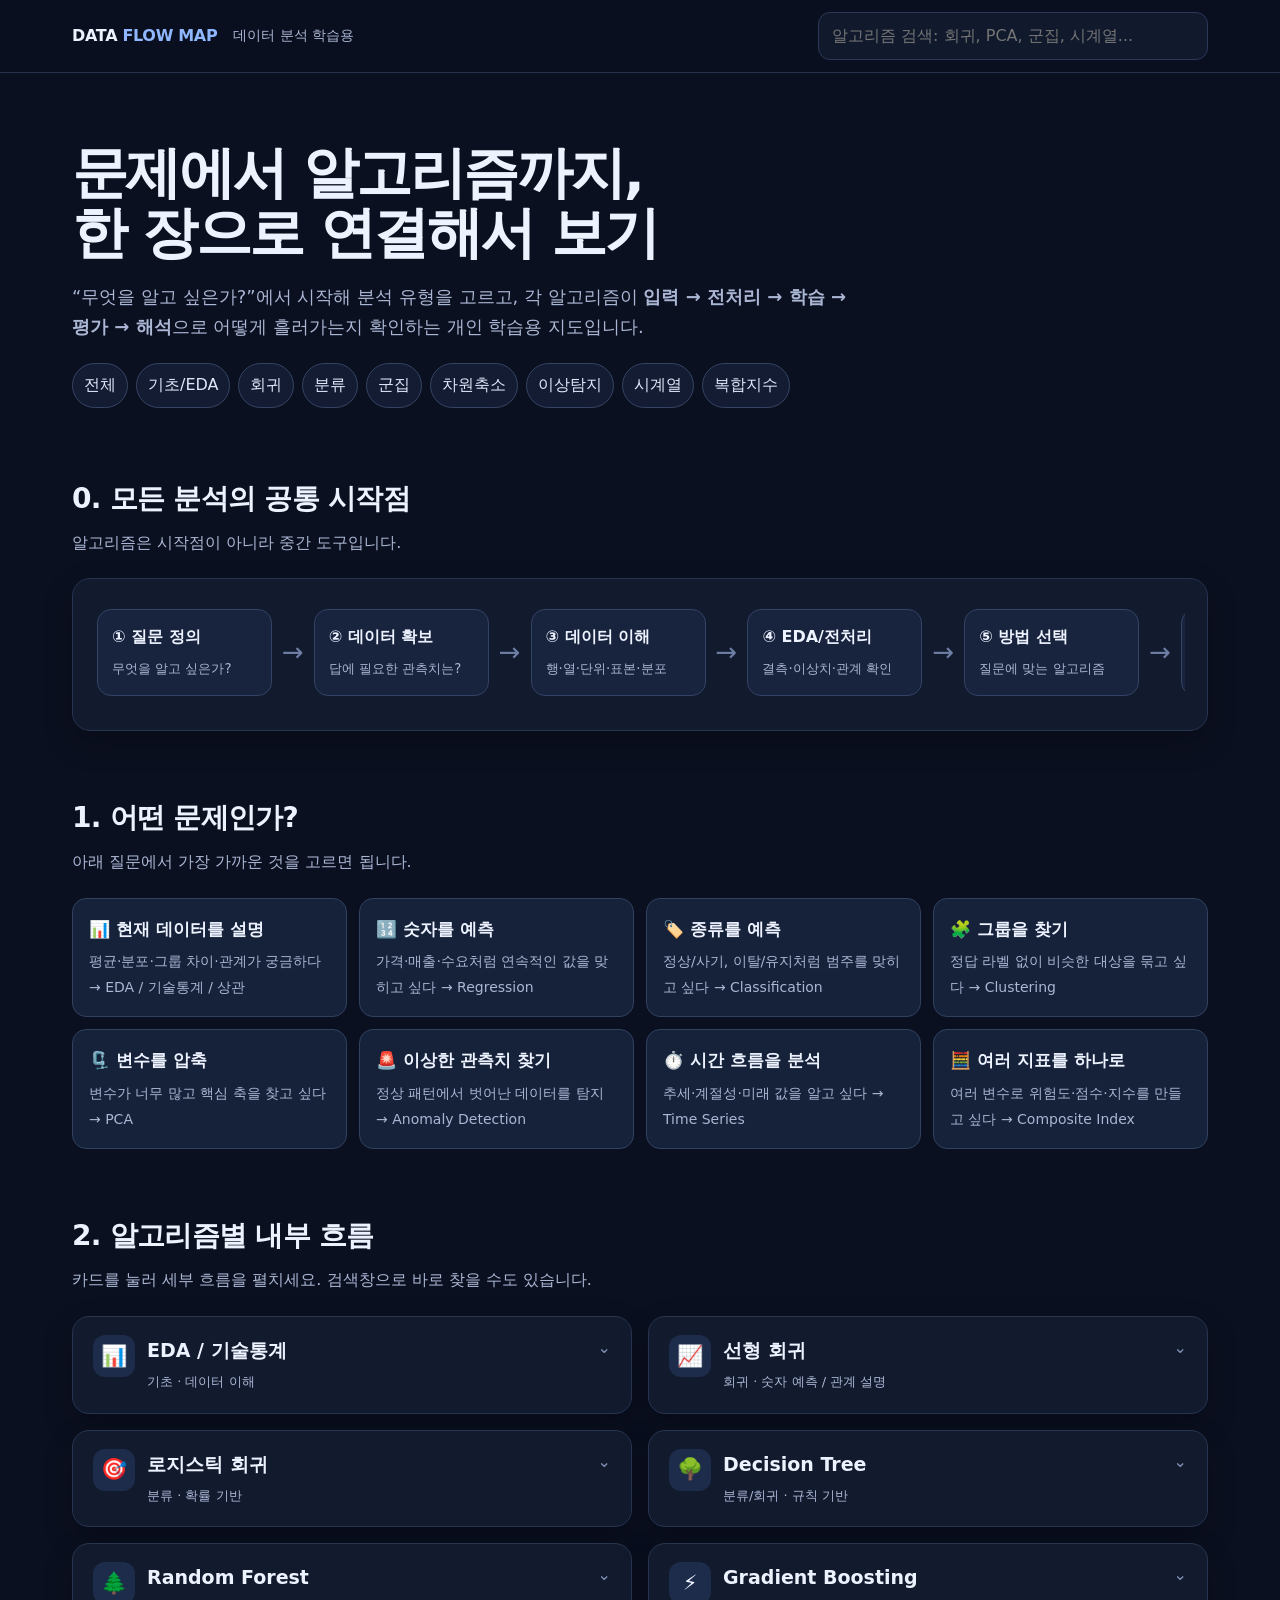
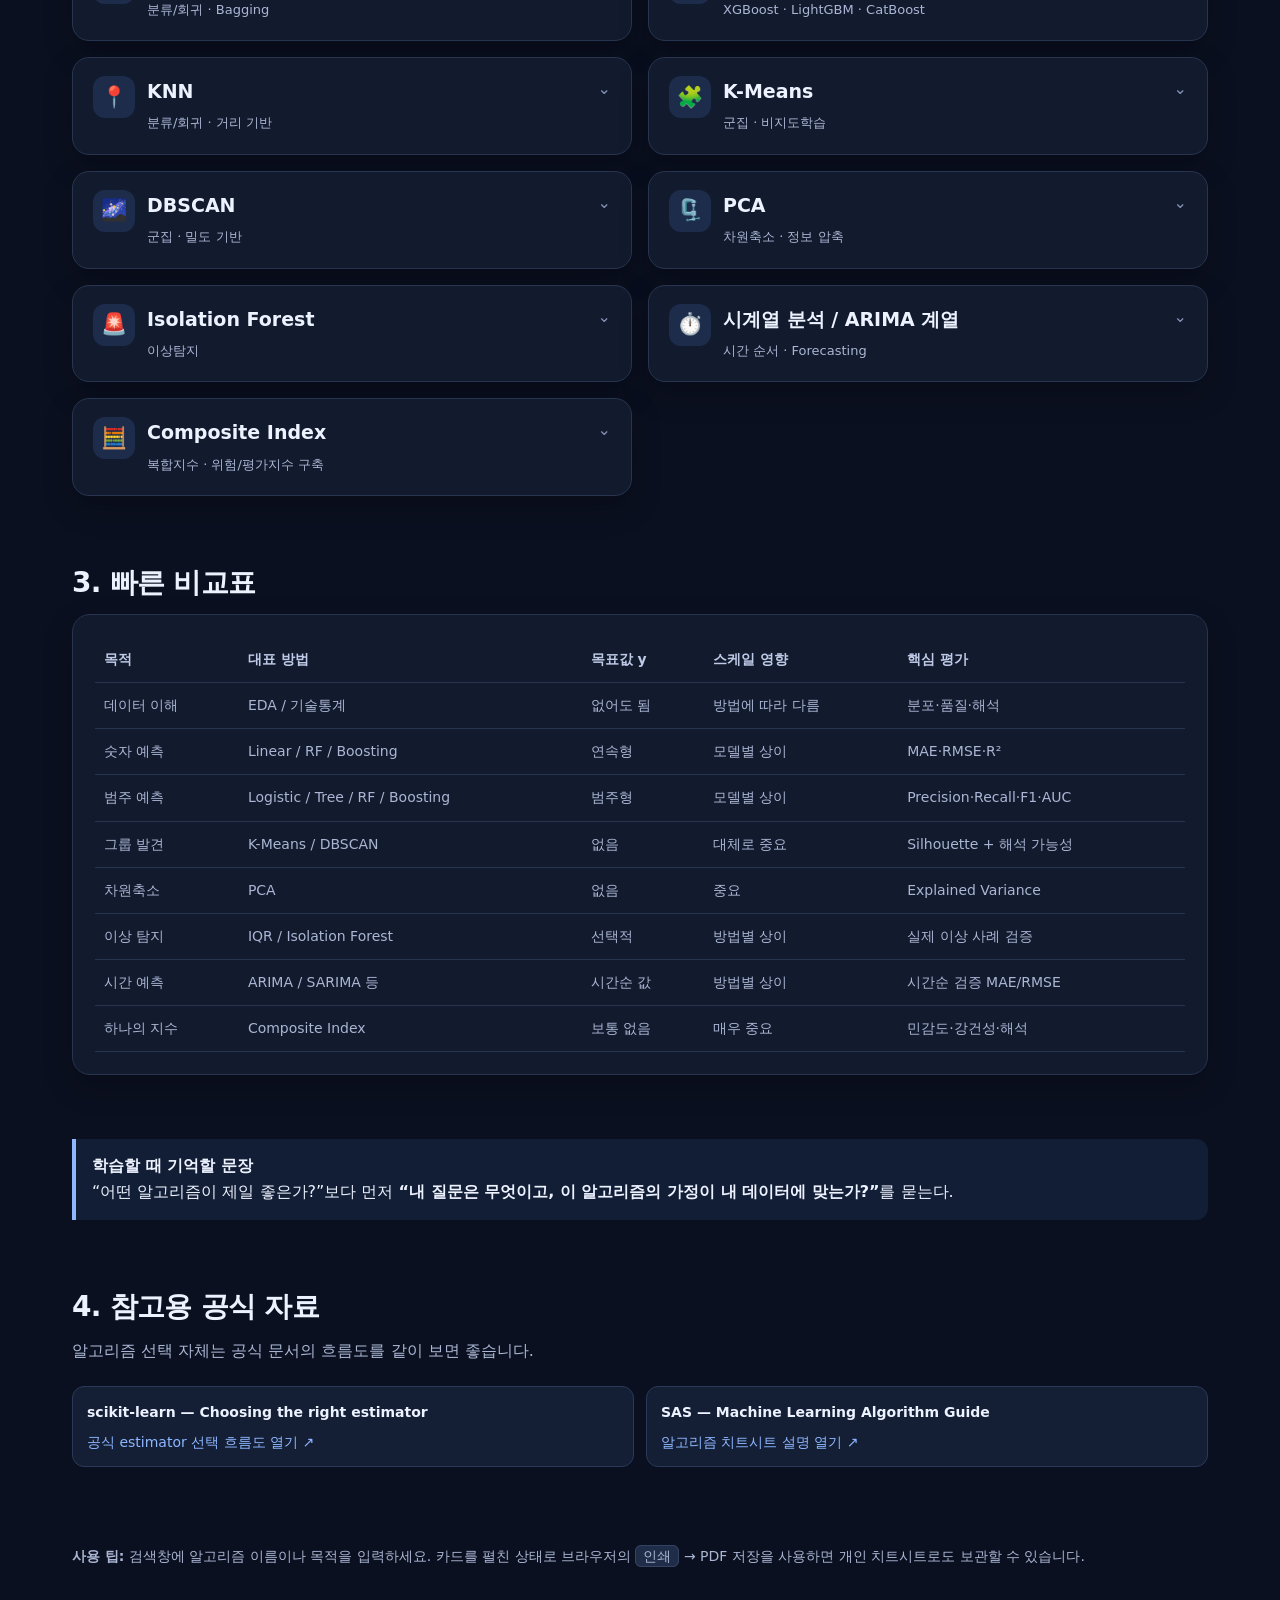
<file: data-analysis-flow-map.html>
<!DOCTYPE html>
<html lang="ko">
<head>
<meta charset="UTF-8">
<meta name="viewport" content="width=device-width, initial-scale=1.0">
<title>데이터 분석 알고리즘 Flow Map</title>
<style>
:root{
  --bg:#0b1020; --panel:#121a2e; --panel2:#18233d; --line:#445275;
  --text:#edf2ff; --muted:#aab6d3; --accent:#8eb7ff; --accent2:#a9e6c5;
  --warn:#ffd18e; --danger:#ff9aa8; --shadow:0 12px 30px rgba(0,0,0,.23);
}
*{box-sizing:border-box}
html{scroll-behavior:smooth}
body{margin:0;font-family:Inter,ui-sans-serif,system-ui,-apple-system,BlinkMacSystemFont,"Apple SD Gothic Neo","Noto Sans KR",sans-serif;background:var(--bg);color:var(--text);line-height:1.65}
a{color:var(--accent);text-decoration:none}
button,input{font:inherit}
header{position:sticky;top:0;z-index:10;background:rgba(11,16,32,.92);backdrop-filter:blur(14px);border-bottom:1px solid #25314d}
.wrap{max-width:1180px;margin:0 auto;padding:0 22px}
.nav{min-height:72px;display:flex;align-items:center;gap:16px}
.brand{font-weight:800;letter-spacing:-.02em;white-space:nowrap}
.brand span{color:var(--accent)}
.search{margin-left:auto;flex:1;max-width:390px;background:#11192d;border:1px solid #2b3858;border-radius:12px;padding:10px 13px;color:var(--text);outline:none}
.search:focus{border-color:var(--accent)}
.hero{padding:70px 0 36px}
.hero h1{font-size:clamp(32px,5vw,56px);line-height:1.08;margin:0 0 18px;letter-spacing:-.045em}
.hero p{max-width:780px;color:var(--muted);font-size:18px}
.chips{display:flex;flex-wrap:wrap;gap:8px;margin-top:22px}
.chip{border:1px solid #354463;background:#131c32;color:#dfe7fb;padding:8px 11px;border-radius:999px;cursor:pointer}
.chip:hover{border-color:var(--accent)}
.section{padding:32px 0}
.section h2{font-size:28px;margin:0 0 8px;letter-spacing:-.025em}
.section-lead{color:var(--muted);margin:0 0 22px}
.panel{background:var(--panel);border:1px solid #263450;border-radius:18px;padding:22px;box-shadow:var(--shadow)}
.flow{display:flex;align-items:stretch;gap:10px;overflow-x:auto;padding:8px 2px 12px}
.node{min-width:175px;background:var(--panel2);border:1px solid #334365;border-radius:14px;padding:14px}
.node b{display:block;margin-bottom:4px}
.node small{color:var(--muted)}
.arrow{display:flex;align-items:center;color:#6e7ea5;font-size:26px}
.decision-grid{display:grid;grid-template-columns:repeat(4,1fr);gap:12px}
.choice{background:#16213a;border:1px solid #31415f;border-radius:14px;padding:16px;cursor:pointer;transition:.18s}
.choice:hover{transform:translateY(-2px);border-color:var(--accent)}
.choice strong{display:block;font-size:17px;margin-bottom:5px}
.choice span{color:var(--muted);font-size:14px}
.algorithm-grid{display:grid;grid-template-columns:repeat(2,1fr);gap:16px}
.card{background:var(--panel);border:1px solid #273550;border-radius:17px;overflow:hidden;box-shadow:var(--shadow)}
.card.hidden{display:none}
.card-head{padding:18px 20px;display:flex;gap:12px;align-items:flex-start;cursor:pointer}
.icon{width:42px;height:42px;display:grid;place-items:center;border-radius:12px;background:#1e2c4b;font-size:21px;flex:0 0 auto}
.card h3{margin:0;font-size:19px}
.tag{display:inline-block;margin-top:5px;color:var(--muted);font-size:13px}
.chev{margin-left:auto;color:#8593b6;transition:.2s}
.card.open .chev{transform:rotate(180deg)}
.card-body{display:none;border-top:1px solid #273550;padding:18px 20px;background:#0f172a}
.card.open .card-body{display:block}
.mini-flow{display:grid;grid-template-columns:1fr;gap:7px;margin:12px 0 16px}
.step{position:relative;background:#17233c;border:1px solid #30405f;border-radius:11px;padding:10px 12px}
.step:not(:last-child)::after{content:"↓";position:absolute;left:50%;bottom:-19px;transform:translateX(-50%);color:#7c8bae;z-index:2}
.step:not(:last-child){margin-bottom:11px}
.step em{font-style:normal;color:var(--accent2);font-weight:700}
.two{display:grid;grid-template-columns:1fr 1fr;gap:12px}
.info{background:#141f36;border-radius:12px;padding:12px 14px;border:1px solid #2a3957}
.info strong{font-size:14px}
.info p{color:var(--muted);font-size:14px;margin:5px 0 0}
.warn{border-color:#5a4b33}.warn strong{color:var(--warn)}
.good strong{color:var(--accent2)}
.table{width:100%;border-collapse:collapse;font-size:14px}
.table th,.table td{padding:11px 9px;border-bottom:1px solid #26344f;text-align:left;vertical-align:top}
.table th{color:#bfcbe6}
.table td{color:var(--muted)}
.callout{border-left:4px solid var(--accent);background:#121e35;padding:14px 16px;border-radius:0 12px 12px 0}
.footer{padding:46px 0 70px;color:var(--muted);font-size:14px}
.kbd{padding:2px 7px;border-radius:6px;background:#202d48;border:1px solid #354362}
@media(max-width:880px){
 .decision-grid,.algorithm-grid,.two{grid-template-columns:1fr}
 .search{max-width:none}
 .nav{flex-wrap:wrap;padding:12px 0}
 .search{order:3;width:100%}
}
@media print{
 header,.chips{display:none}
 body{background:#fff;color:#111}
 .panel,.card{box-shadow:none;border-color:#bbb;background:#fff}
 .card-body{display:block!important;background:#fff}
 .card{break-inside:avoid}
 .node,.step,.choice,.info{background:#fff;color:#111;border-color:#bbb}
 .section-lead,.tag,.info p,.node small,.choice span,.table td{color:#555}
}
</style>
</head>
<body>
<header>
  <div class="wrap nav">
    <div class="brand">DATA <span>FLOW MAP</span></div>
    <div style="color:var(--muted);font-size:14px">데이터 분석 학습용</div>
    <input id="search" class="search" placeholder="알고리즘 검색: 회귀, PCA, 군집, 시계열..." />
  </div>
</header>

<main class="wrap">
<section class="hero">
  <h1>문제에서 알고리즘까지,<br>한 장으로 연결해서 보기</h1>
  <p>“무엇을 알고 싶은가?”에서 시작해 분석 유형을 고르고, 각 알고리즘이 <b>입력 → 전처리 → 학습 → 평가 → 해석</b>으로 어떻게 흘러가는지 확인하는 개인 학습용 지도입니다.</p>
  <div class="chips">
    <button class="chip" data-filter="all">전체</button>
    <button class="chip" data-filter="기초">기초/EDA</button>
    <button class="chip" data-filter="회귀">회귀</button>
    <button class="chip" data-filter="분류">분류</button>
    <button class="chip" data-filter="군집">군집</button>
    <button class="chip" data-filter="차원축소">차원축소</button>
    <button class="chip" data-filter="이상탐지">이상탐지</button>
    <button class="chip" data-filter="시계열">시계열</button>
    <button class="chip" data-filter="복합지수">복합지수</button>
  </div>
</section>

<section class="section" id="start">
  <h2>0. 모든 분석의 공통 시작점</h2>
  <p class="section-lead">알고리즘은 시작점이 아니라 중간 도구입니다.</p>
  <div class="panel">
    <div class="flow">
      <div class="node"><b>① 질문 정의</b><small>무엇을 알고 싶은가?</small></div><div class="arrow">→</div>
      <div class="node"><b>② 데이터 확보</b><small>답에 필요한 관측치는?</small></div><div class="arrow">→</div>
      <div class="node"><b>③ 데이터 이해</b><small>행·열·단위·표본·분포</small></div><div class="arrow">→</div>
      <div class="node"><b>④ EDA/전처리</b><small>결측·이상치·관계 확인</small></div><div class="arrow">→</div>
      <div class="node"><b>⑤ 방법 선택</b><small>질문에 맞는 알고리즘</small></div><div class="arrow">→</div>
      <div class="node"><b>⑥ 검증/해석</b><small>믿을 수 있는 결과인가?</small></div>
    </div>
  </div>
</section>

<section class="section">
  <h2>1. 어떤 문제인가?</h2>
  <p class="section-lead">아래 질문에서 가장 가까운 것을 고르면 됩니다.</p>
  <div class="decision-grid">
    <div class="choice" data-jump="desc"><strong>📊 현재 데이터를 설명</strong><span>평균·분포·그룹 차이·관계가 궁금하다 → EDA / 기술통계 / 상관</span></div>
    <div class="choice" data-jump="reg"><strong>🔢 숫자를 예측</strong><span>가격·매출·수요처럼 연속적인 값을 맞히고 싶다 → Regression</span></div>
    <div class="choice" data-jump="class"><strong>🏷️ 종류를 예측</strong><span>정상/사기, 이탈/유지처럼 범주를 맞히고 싶다 → Classification</span></div>
    <div class="choice" data-jump="cluster"><strong>🧩 그룹을 찾기</strong><span>정답 라벨 없이 비슷한 대상을 묶고 싶다 → Clustering</span></div>
    <div class="choice" data-jump="pca"><strong>🗜️ 변수를 압축</strong><span>변수가 너무 많고 핵심 축을 찾고 싶다 → PCA</span></div>
    <div class="choice" data-jump="anomaly"><strong>🚨 이상한 관측치 찾기</strong><span>정상 패턴에서 벗어난 데이터를 탐지 → Anomaly Detection</span></div>
    <div class="choice" data-jump="time"><strong>⏱️ 시간 흐름을 분석</strong><span>추세·계절성·미래 값을 알고 싶다 → Time Series</span></div>
    <div class="choice" data-jump="index"><strong>🧮 여러 지표를 하나로</strong><span>여러 변수로 위험도·점수·지수를 만들고 싶다 → Composite Index</span></div>
  </div>
</section>

<section class="section" id="algorithms">
  <h2>2. 알고리즘별 내부 흐름</h2>
  <p class="section-lead">카드를 눌러 세부 흐름을 펼치세요. 검색창으로 바로 찾을 수도 있습니다.</p>
  <div class="algorithm-grid">

    <article class="card" id="desc" data-keywords="기초 eda 기술통계 평균 중앙값 분포 상관">
      <div class="card-head"><div class="icon">📊</div><div><h3>EDA / 기술통계</h3><span class="tag">기초 · 데이터 이해</span></div><div class="chev">⌄</div></div>
      <div class="card-body">
        <div class="mini-flow">
          <div class="step"><em>입력</em> 원본 데이터</div>
          <div class="step">행/열 · 타입 · 단위 확인</div>
          <div class="step">결측치 · 중복 · 이상치 확인</div>
          <div class="step">평균 · 중앙값 · 표준편차 · 사분위수</div>
          <div class="step">히스토그램 · 박스플롯 · 산점도 · 그룹 비교</div>
          <div class="step"><em>결과</em> 데이터 특성과 다음 분석 방향 결정</div>
        </div>
        <div class="two"><div class="info good"><strong>언제?</strong><p>거의 모든 분석의 첫 단계.</p></div><div class="info warn"><strong>주의</strong><p>평균 하나만 보고 전체 분포를 판단하지 않는다.</p></div></div>
      </div>
    </article>

    <article class="card" id="reg" data-keywords="회귀 regression linear 선형 숫자 예측 ridge lasso">
      <div class="card-head"><div class="icon">📈</div><div><h3>선형 회귀</h3><span class="tag">회귀 · 숫자 예측 / 관계 설명</span></div><div class="chev">⌄</div></div>
      <div class="card-body">
        <div class="mini-flow">
          <div class="step"><em>입력</em> X 독립변수 + y 연속형 목표값</div>
          <div class="step">결측·이상치·선형성·다중공선성 확인</div>
          <div class="step">Train / Test 분리</div>
          <div class="step">오차가 작아지도록 회귀계수 β 추정</div>
          <div class="step">MAE · RMSE · R² + 잔차 진단</div>
          <div class="step"><em>결과</em> 예측값 + 변수별 계수 해석</div>
        </div>
        <div class="two"><div class="info good"><strong>강점</strong><p>해석이 쉽고 좋은 baseline이 된다.</p></div><div class="info warn"><strong>주의</strong><p>계수가 곧 인과효과라는 뜻은 아니다.</p></div></div>
      </div>
    </article>

    <article class="card" id="class" data-keywords="분류 logistic 로지스틱 classification 확률 binary">
      <div class="card-head"><div class="icon">🎯</div><div><h3>로지스틱 회귀</h3><span class="tag">분류 · 확률 기반</span></div><div class="chev">⌄</div></div>
      <div class="card-body">
        <div class="mini-flow">
          <div class="step"><em>입력</em> X + 범주형 y</div>
          <div class="step">전처리 · 스케일링 · 클래스 비율 확인</div>
          <div class="step">Train / Test 분리</div>
          <div class="step">각 클래스에 속할 확률 추정</div>
          <div class="step">Threshold로 클래스 결정</div>
          <div class="step">Precision · Recall · F1 · ROC-AUC 평가</div>
          <div class="step"><em>결과</em> 클래스 + 예측 확률</div>
        </div>
        <div class="two"><div class="info good"><strong>강점</strong><p>확률과 계수 해석이 비교적 쉽다.</p></div><div class="info warn"><strong>주의</strong><p>불균형 데이터에서는 Accuracy만 보면 위험하다.</p></div></div>
      </div>
    </article>

    <article class="card" id="tree" data-keywords="분류 회귀 decision tree 의사결정나무">
      <div class="card-head"><div class="icon">🌳</div><div><h3>Decision Tree</h3><span class="tag">분류/회귀 · 규칙 기반</span></div><div class="chev">⌄</div></div>
      <div class="card-body">
        <div class="mini-flow">
          <div class="step"><em>입력</em> X + y</div>
          <div class="step">데이터를 가장 잘 나누는 조건 탐색</div>
          <div class="step">조건에 따라 노드를 반복 분할</div>
          <div class="step">정지 조건 / 가지치기로 복잡도 제어</div>
          <div class="step">분류 또는 수치 예측</div>
          <div class="step"><em>평가</em> Test/CV 성능 + 트리 구조 확인</div>
        </div>
        <div class="two"><div class="info good"><strong>강점</strong><p>비선형 관계와 상호작용을 표현하기 쉽다.</p></div><div class="info warn"><strong>주의</strong><p>깊은 단일 트리는 과적합되기 쉽다.</p></div></div>
      </div>
    </article>

    <article class="card" id="rf" data-keywords="분류 회귀 random forest 랜덤포레스트 ensemble 앙상블">
      <div class="card-head"><div class="icon">🌲</div><div><h3>Random Forest</h3><span class="tag">분류/회귀 · Bagging</span></div><div class="chev">⌄</div></div>
      <div class="card-body">
        <div class="mini-flow">
          <div class="step"><em>입력</em> X + y</div>
          <div class="step">여러 bootstrap 표본 생성</div>
          <div class="step">각 표본에서 서로 다른 Decision Tree 학습</div>
          <div class="step">분류: 다수결 / 회귀: 평균</div>
          <div class="step">Test/CV 평가 + 변수 중요도 참고</div>
          <div class="step"><em>결과</em> 단일 트리보다 안정적인 예측</div>
        </div>
        <div class="two"><div class="info good"><strong>강점</strong><p>복잡한 정형 데이터에서 안정적인 baseline.</p></div><div class="info warn"><strong>주의</strong><p>변수 중요도는 인과관계가 아니다.</p></div></div>
      </div>
    </article>

    <article class="card" id="boost" data-keywords="분류 회귀 gradient boosting xgboost lightgbm catboost 부스팅">
      <div class="card-head"><div class="icon">⚡</div><div><h3>Gradient Boosting</h3><span class="tag">XGBoost · LightGBM · CatBoost</span></div><div class="chev">⌄</div></div>
      <div class="card-body">
        <div class="mini-flow">
          <div class="step"><em>입력</em> X + y</div>
          <div class="step">첫 약한 모델 학습</div>
          <div class="step">현재 모델의 오차/잔차 계산</div>
          <div class="step">오차를 줄이는 다음 모델 추가</div>
          <div class="step">이 과정을 순차적으로 반복</div>
          <div class="step">CV · Early stopping · 튜닝</div>
          <div class="step"><em>결과</em> 여러 약한 모델을 합친 강한 예측기</div>
        </div>
        <div class="two"><div class="info good"><strong>강점</strong><p>정형 데이터 예측에서 매우 강력하다.</p></div><div class="info warn"><strong>주의</strong><p>튜닝과 데이터 누수 관리가 중요하다.</p></div></div>
      </div>
    </article>

    <article class="card" id="knn" data-keywords="분류 회귀 knn nearest neighbor 최근접 이웃 거리">
      <div class="card-head"><div class="icon">📍</div><div><h3>KNN</h3><span class="tag">분류/회귀 · 거리 기반</span></div><div class="chev">⌄</div></div>
      <div class="card-body">
        <div class="mini-flow">
          <div class="step"><em>입력</em> X + y</div>
          <div class="step">변수 스케일 맞추기</div>
          <div class="step">새 관측치와 모든 학습점의 거리 계산</div>
          <div class="step">가장 가까운 K개 선택</div>
          <div class="step">분류: 투표 / 회귀: 평균</div>
          <div class="step"><em>평가</em> K값을 CV로 선택</div>
        </div>
        <div class="two"><div class="info good"><strong>강점</strong><p>직관적이고 별도 복잡한 학습 과정이 없다.</p></div><div class="info warn"><strong>주의</strong><p>스케일과 차원 수에 매우 민감하다.</p></div></div>
      </div>
    </article>

    <article class="card" id="cluster" data-keywords="군집 clustering kmeans k-means 클러스터 비지도">
      <div class="card-head"><div class="icon">🧩</div><div><h3>K-Means</h3><span class="tag">군집 · 비지도학습</span></div><div class="chev">⌄</div></div>
      <div class="card-body">
        <div class="mini-flow">
          <div class="step"><em>입력</em> 정답 없는 X</div>
          <div class="step">스케일링 + K개 중심 초기화</div>
          <div class="step">각 점을 가장 가까운 중심에 배정</div>
          <div class="step">각 그룹 평균으로 중심 이동</div>
          <div class="step">배정과 이동을 수렴할 때까지 반복</div>
          <div class="step">Elbow / Silhouette로 군집 품질 확인</div>
          <div class="step"><em>결과</em> K개의 데이터 그룹</div>
        </div>
        <div class="two"><div class="info good"><strong>강점</strong><p>대규모 데이터에도 비교적 빠르고 직관적이다.</p></div><div class="info warn"><strong>주의</strong><p>K를 정해야 하며 구형 군집 가정에 가깝다.</p></div></div>
      </div>
    </article>

    <article class="card" id="dbscan" data-keywords="군집 dbscan density 밀도 noise 이상치">
      <div class="card-head"><div class="icon">🌌</div><div><h3>DBSCAN</h3><span class="tag">군집 · 밀도 기반</span></div><div class="chev">⌄</div></div>
      <div class="card-body">
        <div class="mini-flow">
          <div class="step"><em>입력</em> 정답 없는 X</div>
          <div class="step">거리 스케일 확인 / 표준화</div>
          <div class="step">eps 반경 내 이웃 개수 계산</div>
          <div class="step">충분히 밀집된 점에서 군집 확장</div>
          <div class="step">어느 군집에도 속하지 않으면 Noise</div>
          <div class="step"><em>결과</em> 임의 모양 군집 + 이상점</div>
        </div>
        <div class="two"><div class="info good"><strong>강점</strong><p>K를 미리 정하지 않고 복잡한 모양을 찾는다.</p></div><div class="info warn"><strong>주의</strong><p>밀도가 크게 다른 군집에는 설정이 어렵다.</p></div></div>
      </div>
    </article>

    <article class="card" id="pca" data-keywords="차원축소 pca principal component 주성분 분산">
      <div class="card-head"><div class="icon">🗜️</div><div><h3>PCA</h3><span class="tag">차원축소 · 정보 압축</span></div><div class="chev">⌄</div></div>
      <div class="card-body">
        <div class="mini-flow">
          <div class="step"><em>입력</em> 여러 수치 변수 X</div>
          <div class="step">일반적으로 중심화/표준화</div>
          <div class="step">데이터 분산이 큰 방향 탐색</div>
          <div class="step">서로 직교하는 주성분 PC 생성</div>
          <div class="step">Explained Variance 확인</div>
          <div class="step">필요한 PC만 선택해 데이터 변환</div>
          <div class="step"><em>결과</em> 적은 차원의 새로운 변수</div>
        </div>
        <div class="two"><div class="info good"><strong>강점</strong><p>상관된 많은 변수를 압축할 수 있다.</p></div><div class="info warn"><strong>주의</strong><p>PC가 원래 변수보다 해석하기 어려울 수 있다.</p></div></div>
      </div>
    </article>

    <article class="card" id="anomaly" data-keywords="이상탐지 anomaly isolation forest outlier 이상치">
      <div class="card-head"><div class="icon">🚨</div><div><h3>Isolation Forest</h3><span class="tag">이상탐지</span></div><div class="chev">⌄</div></div>
      <div class="card-body">
        <div class="mini-flow">
          <div class="step"><em>입력</em> 주로 정상 관측치가 많은 X</div>
          <div class="step">무작위 변수와 분할점으로 여러 트리 생성</div>
          <div class="step">각 관측치가 격리되기까지 필요한 분할 수 측정</div>
          <div class="step">빠르게 격리되는 관측치에 높은 이상점수</div>
          <div class="step">임계값/contamination으로 이상치 지정</div>
          <div class="step"><em>결과</em> 정상/이상 + anomaly score</div>
        </div>
        <div class="two"><div class="info good"><strong>강점</strong><p>고차원 데이터에도 적용 가능하다.</p></div><div class="info warn"><strong>주의</strong><p>‘드물다’와 ‘문제다’는 같은 뜻이 아니다.</p></div></div>
      </div>
    </article>

    <article class="card" id="time" data-keywords="시계열 time series arima moving average forecast 예측 시간">
      <div class="card-head"><div class="icon">⏱️</div><div><h3>시계열 분석 / ARIMA 계열</h3><span class="tag">시간 순서 · Forecasting</span></div><div class="chev">⌄</div></div>
      <div class="card-body">
        <div class="mini-flow">
          <div class="step"><em>입력</em> 시간순 데이터</div>
          <div class="step">추세 · 계절성 · 결측 · 이상치 확인</div>
          <div class="step">시간순 Train / Validation 분할</div>
          <div class="step">정상성/차분/자기상관 구조 확인</div>
          <div class="step">ARIMA/SARIMA 등 모델 학습</div>
          <div class="step">미래 구간 예측 + MAE/RMSE 등 평가</div>
          <div class="step"><em>결과</em> 미래값 + 예측 불확실성</div>
        </div>
        <div class="two"><div class="info good"><strong>강점</strong><p>시간 의존성과 추세를 명시적으로 다룬다.</p></div><div class="info warn"><strong>주의</strong><p>랜덤 셔플 분할을 하면 미래 정보 누수가 생길 수 있다.</p></div></div>
      </div>
    </article>

    <article class="card" id="index" data-keywords="복합지수 composite index 가중치 정규화 zscore minmax 민감도 위험지수">
      <div class="card-head"><div class="icon">🧮</div><div><h3>Composite Index</h3><span class="tag">복합지수 · 위험/평가지수 구축</span></div><div class="chev">⌄</div></div>
      <div class="card-body">
        <div class="mini-flow">
          <div class="step"><em>질문</em> 무엇을 하나의 지수로 표현할 것인가?</div>
          <div class="step">이론적 틀 → 변수 선정</div>
          <div class="step">데이터 단위 · 방향 · 공간/시간 수준 확인</div>
          <div class="step">결측치 처리 + Raw/Z-score/Min-Max/Percentile 등 정규화 결정</div>
          <div class="step">가중치 결정 → Weighted Sum / Geometric Mean 등 집계</div>
          <div class="step">정규화·가중치·변수 선택을 바꾸는 민감도 분석</div>
          <div class="step"><em>결과</em> 지수 + 순위 + 불확실성/한계</div>
        </div>
        <div class="two"><div class="info good"><strong>핵심</strong><p>‘계산법’보다 변수와 가중치의 이론적 근거가 중요하다.</p></div><div class="info warn"><strong>주의</strong><p>정규화 선택 때문에 순위가 뒤집히는지 반드시 확인한다.</p></div></div>
      </div>
    </article>

  </div>
</section>

<section class="section">
  <h2>3. 빠른 비교표</h2>
  <div class="panel" style="overflow:auto">
  <table class="table">
    <thead><tr><th>목적</th><th>대표 방법</th><th>목표값 y</th><th>스케일 영향</th><th>핵심 평가</th></tr></thead>
    <tbody>
      <tr><td>데이터 이해</td><td>EDA / 기술통계</td><td>없어도 됨</td><td>방법에 따라 다름</td><td>분포·품질·해석</td></tr>
      <tr><td>숫자 예측</td><td>Linear / RF / Boosting</td><td>연속형</td><td>모델별 상이</td><td>MAE·RMSE·R²</td></tr>
      <tr><td>범주 예측</td><td>Logistic / Tree / RF / Boosting</td><td>범주형</td><td>모델별 상이</td><td>Precision·Recall·F1·AUC</td></tr>
      <tr><td>그룹 발견</td><td>K-Means / DBSCAN</td><td>없음</td><td>대체로 중요</td><td>Silhouette + 해석 가능성</td></tr>
      <tr><td>차원축소</td><td>PCA</td><td>없음</td><td>중요</td><td>Explained Variance</td></tr>
      <tr><td>이상 탐지</td><td>IQR / Isolation Forest</td><td>선택적</td><td>방법별 상이</td><td>실제 이상 사례 검증</td></tr>
      <tr><td>시간 예측</td><td>ARIMA / SARIMA 등</td><td>시간순 값</td><td>방법별 상이</td><td>시간순 검증 MAE/RMSE</td></tr>
      <tr><td>하나의 지수</td><td>Composite Index</td><td>보통 없음</td><td>매우 중요</td><td>민감도·강건성·해석</td></tr>
    </tbody>
  </table>
  </div>
</section>

<section class="section">
  <div class="callout">
    <b>학습할 때 기억할 문장</b><br>
    “어떤 알고리즘이 제일 좋은가?”보다 먼저 <b>“내 질문은 무엇이고, 이 알고리즘의 가정이 내 데이터에 맞는가?”</b>를 묻는다.
  </div>
</section>

<section class="section">
  <h2>4. 참고용 공식 자료</h2>
  <p class="section-lead">알고리즘 선택 자체는 공식 문서의 흐름도를 같이 보면 좋습니다.</p>
  <div class="two">
    <div class="info"><strong>scikit-learn — Choosing the right estimator</strong><p><a href="https://scikit-learn.org/dev/machine_learning_map.html" target="_blank">공식 estimator 선택 흐름도 열기 ↗</a></p></div>
    <div class="info"><strong>SAS — Machine Learning Algorithm Guide</strong><p><a href="https://www.sas.com/ko_kr/solutions/ai-mic/blog/machine-learning-algorithm-cheat-sheet.html" target="_blank">알고리즘 치트시트 설명 열기 ↗</a></p></div>
  </div>
</section>

<footer class="footer">
  <b>사용 팁:</b> 검색창에 알고리즘 이름이나 목적을 입력하세요. 카드를 펼친 상태로 브라우저의 <span class="kbd">인쇄</span> → PDF 저장을 사용하면 개인 치트시트로도 보관할 수 있습니다.
</footer>
</main>

<script>
const cards=[...document.querySelectorAll('.card')];
document.querySelectorAll('.card-head').forEach(h=>{
 h.addEventListener('click',()=>h.parentElement.classList.toggle('open'));
});
function filter(q){
 q=q.trim().toLowerCase();
 cards.forEach(c=>{
   const text=(c.innerText+' '+c.dataset.keywords).toLowerCase();
   c.classList.toggle('hidden', q && q!=='all' && !text.includes(q));
 });
}
document.getElementById('search').addEventListener('input',e=>filter(e.target.value));
document.querySelectorAll('.chip').forEach(b=>{
 b.addEventListener('click',()=>{
   const v=b.dataset.filter;
   document.getElementById('search').value=v==='all'?'':v;
   filter(v==='all'?'':v);
   document.getElementById('algorithms').scrollIntoView();
 });
});
document.querySelectorAll('.choice').forEach(c=>{
 c.addEventListener('click',()=>{
   const target=document.getElementById(c.dataset.jump);
   target.classList.add('open');
   target.scrollIntoView({behavior:'smooth',block:'center'});
 });
});
</script>
</body>
</html>
</file>
<file: style.css>
:root{
  --bg:#080b13; --bg-glow:#0d1420;
  --panel:#111826; --panel2:#161f30;
  --border:#232d42; --border-strong:#2e3a54;
  --text:#eef1fa; --muted:#8b98b8; --faint:#5c6885;
  --accent:#5eead4; --accent-dim:rgba(94,234,212,.14);
  --good:#86efac; --good-dim:rgba(134,239,172,.12);
  --warn:#fbbf24; --warn-dim:rgba(251,191,36,.12);
  --danger:#fb7185; --danger-dim:rgba(251,113,133,.12);
  --shadow:0 16px 40px rgba(0,0,0,.35);
  --r-sm:8px; --r-md:12px; --r-lg:20px; --r-pill:999px;
  --font-display:'Space Grotesk',ui-sans-serif,system-ui,sans-serif;
  --font-body:'Inter',ui-sans-serif,system-ui,-apple-system,BlinkMacSystemFont,"Apple SD Gothic Neo","Noto Sans KR",sans-serif;
  --font-mono:'JetBrains Mono',ui-monospace,SFMono-Regular,Menlo,monospace;
}
*{box-sizing:border-box}
html{scroll-behavior:smooth}
body{
  margin:0;font-family:var(--font-body);background:var(--bg);color:var(--text);line-height:1.65;
  background-image:radial-gradient(60% 50% at 82% -10%, var(--bg-glow), transparent 60%);
  background-repeat:no-repeat;
}
a{color:var(--accent);text-decoration:none}
a:hover{text-decoration:underline}
a:focus-visible,button:focus-visible,input:focus-visible,[tabindex]:focus-visible{
  outline:2px solid var(--accent);outline-offset:2px;border-radius:var(--r-sm);
}
button,input{font:inherit}

header{position:sticky;top:0;z-index:10;background:rgba(8,11,19,.86);backdrop-filter:blur(14px);border-bottom:1px solid var(--border)}
.wrap{max-width:1180px;margin:0 auto;padding:0 22px}
.nav{min-height:68px;display:flex;align-items:center;gap:16px}
.brand{font-family:var(--font-display);font-weight:700;letter-spacing:-.02em;white-space:nowrap}
.brand span{color:var(--accent)}
.nav-sub{color:var(--muted);font-size:14px;white-space:nowrap}
.lang-switch{display:inline-flex;border:1px solid var(--border);border-radius:var(--r-pill);padding:2px;gap:2px;flex:0 0 auto}
.lang-btn{
  border:none;background:transparent;color:var(--muted);padding:6px 12px;border-radius:var(--r-pill);
  font-size:12.5px;font-family:var(--font-mono);cursor:pointer;transition:background-color .15s ease,color .15s ease;
  min-height:32px;
}
.lang-btn:hover{color:var(--text)}
.lang-btn.active{background:var(--accent);color:var(--bg);font-weight:600}
.search{
  margin-left:auto;flex:1;max-width:390px;background:var(--panel);border:1px solid var(--border);
  border-radius:var(--r-sm);padding:10px 13px;color:var(--text);outline:none;
  transition:border-color .15s ease;
}
.search::placeholder{color:var(--faint)}
.search:focus{border-color:var(--accent)}

.hero{padding:64px 0 34px}
.hero h1{font-family:var(--font-display);font-size:clamp(32px,5vw,54px);line-height:1.1;margin:0 0 18px;letter-spacing:-.03em;font-weight:700}
.hero p{max-width:680px;color:var(--muted);font-size:17px}
.hero p b{color:var(--text);font-weight:600}
.chips{display:flex;flex-wrap:wrap;gap:8px;margin-top:22px}
.chip{
  border:1px solid var(--border);background:var(--panel);color:var(--muted);
  padding:11px 16px;min-height:44px;border-radius:var(--r-pill);cursor:pointer;font-size:14px;
  transition:border-color .15s ease,color .15s ease,background-color .15s ease;
}
.chip:hover{border-color:var(--border-strong);color:var(--text)}
.chip.active{border-color:var(--accent);color:var(--bg);background:var(--accent);font-weight:600}

.section{padding:30px 0}
.section h2{font-family:var(--font-display);font-size:26px;margin:0 0 8px;letter-spacing:-.02em;font-weight:600}
.section-lead{color:var(--muted);margin:0 0 22px}
.panel{background:var(--panel);border:1px solid var(--border);border-radius:var(--r-lg);padding:22px;box-shadow:var(--shadow)}

/* 0. 공통 흐름 - 실제 커넥터 라인으로 표현 */
.flow{display:flex;align-items:stretch;gap:0;overflow-x:auto;padding:8px 2px 12px}
.node{
  min-width:172px;background:var(--panel2);border:1px solid var(--border);border-radius:var(--r-md);
  padding:14px;transition:border-color .15s ease,transform .15s ease;
}
.node:hover{border-color:var(--accent);transform:translateY(-2px)}
.node b{display:block;margin-bottom:4px;font-weight:600}
.node small{color:var(--muted);font-family:var(--font-mono);font-size:12.5px;line-height:1.5}
.arrow{
  position:relative;display:flex;align-items:center;justify-content:center;
  min-width:34px;color:var(--accent);font-size:18px;flex:0 0 auto;
}
.arrow::before{
  content:"";position:absolute;left:0;right:0;top:50%;height:2px;transform:translateY(-50%);
  background:linear-gradient(90deg,var(--border-strong),var(--accent) 50%,var(--border-strong));
  opacity:.55;z-index:0;
}
.arrow{z-index:1}

.decision-grid{display:grid;grid-template-columns:repeat(4,1fr);gap:12px}
.choice{
  background:var(--panel);border:1px solid var(--border);border-radius:var(--r-md);padding:17px;
  cursor:pointer;transition:transform .15s ease,border-color .15s ease,background-color .15s ease;
}
.choice:hover,.choice:focus-visible{transform:translateY(-2px);border-color:var(--accent);background:var(--panel2)}
.choice strong{display:block;font-size:16px;margin-bottom:6px;font-weight:600}
.choice span{color:var(--muted);font-size:13.5px;line-height:1.55}

.algorithm-grid{display:grid;grid-template-columns:repeat(2,1fr);gap:16px}
.card{background:var(--panel);border:1px solid var(--border);border-radius:var(--r-lg);overflow:hidden;box-shadow:var(--shadow);transition:border-color .15s ease}
.card.hidden{display:none}
.card.open{border-color:var(--border-strong)}
.card-head{padding:18px 20px;display:flex;gap:12px;align-items:flex-start;cursor:pointer}
.icon{
  width:40px;height:40px;display:grid;place-items:center;border-radius:var(--r-sm);
  background:var(--accent-dim);font-size:19px;flex:0 0 auto;
}
.card h3{margin:0;font-family:var(--font-display);font-size:18px;font-weight:600}
.tag{display:inline-block;margin-top:5px;color:var(--muted);font-size:12px;font-family:var(--font-mono)}
.chev{margin-left:auto;color:var(--faint);transition:transform .2s ease;font-size:15px}
.card.open .chev{transform:rotate(180deg);color:var(--accent)}
.card-body{display:none;border-top:1px solid var(--border);padding:18px 20px;background:var(--bg)}
.card.open .card-body{display:block}

/* 단계별 세부 로직 토글 */
.detail-toggle{
  display:inline-flex;align-items:center;gap:6px;margin-bottom:12px;min-height:40px;
  background:transparent;border:1px solid var(--border);color:var(--muted);
  padding:9px 15px;border-radius:var(--r-pill);font-size:12.5px;cursor:pointer;
  transition:border-color .15s ease,color .15s ease;
}
.detail-toggle::before{content:"⚙";font-size:12px}
.detail-toggle:hover{border-color:var(--border-strong);color:var(--text)}
.detail-toggle[aria-pressed="true"]{border-color:var(--accent);color:var(--accent);background:var(--accent-dim)}

/* 미니 흐름 - 세로 커넥터(라인+도트)로 실제 flow map처럼 표현 */
.mini-flow{display:grid;grid-template-columns:1fr;gap:0;margin:0 0 16px}
.step{
  position:relative;background:var(--panel2);border:1px solid var(--border);border-radius:var(--r-md);
  padding:10px 12px;font-size:14.5px;
}
.step:not(:last-child){margin-bottom:22px}
.step:not(:last-child)::before{
  content:"";position:absolute;left:20px;bottom:-22px;width:2px;height:18px;
  background:linear-gradient(var(--border-strong),var(--accent));
}
.step:not(:last-child)::after{
  content:"";position:absolute;left:15px;bottom:-27px;width:8px;height:8px;border-radius:50%;
  background:var(--accent);box-shadow:0 0 0 3px var(--bg);
}
.step em{font-style:normal;color:var(--accent);font-weight:600;font-family:var(--font-mono);font-size:12.5px;margin-right:2px}
.step-detail{
  list-style:none;margin:8px 0 0;padding:8px 0 0;display:none;
  border-top:1px dashed var(--border);
}
.step-detail li{position:relative;padding-left:14px;color:var(--muted);font-size:12.5px;line-height:1.65}
.step-detail li:not(:last-child){margin-bottom:4px}
.step-detail li::before{content:"";position:absolute;left:0;top:8px;width:4px;height:4px;border-radius:50%;background:var(--accent)}
.mini-flow.detail-open .step-detail{display:block}

.two{display:grid;grid-template-columns:1fr 1fr;gap:12px}
.three{display:grid;grid-template-columns:repeat(3,1fr);gap:12px}
.info{background:var(--panel2);border-radius:var(--r-md);padding:13px 15px;border:1px solid var(--border)}
.info strong{font-size:13.5px;font-family:var(--font-mono);letter-spacing:.01em}
.info p{color:var(--muted);font-size:14px;margin:6px 0 0}
.warn{border-color:rgba(251,191,36,.25);background:var(--warn-dim)}.warn strong{color:var(--warn)}
.good{border-color:rgba(134,239,172,.25);background:var(--good-dim)}.good strong{color:var(--good)}
.pre strong{color:var(--muted)}

/* 비슷한 것과 비교 */
.compare{margin-top:12px;padding-top:12px;border-top:1px dashed var(--border);font-size:13.5px;color:var(--muted)}
.compare-tag{display:inline-block;font-family:var(--font-mono);font-size:11.5px;color:var(--faint);text-transform:uppercase;letter-spacing:.04em;margin-right:6px}
.compare-link{
  background:transparent;border:none;padding:0 1px;color:var(--accent);cursor:pointer;
  font:inherit;font-weight:600;text-decoration:underline dotted;text-underline-offset:3px;
}
.compare-link:hover{text-decoration-style:solid}

.table{width:100%;border-collapse:collapse;font-size:14px}
.table th,.table td{padding:11px 10px;border-bottom:1px solid var(--border);text-align:left;vertical-align:top}
.table th{color:var(--text);font-family:var(--font-mono);font-size:12.5px;font-weight:600;text-transform:uppercase;letter-spacing:.04em}
.table td{color:var(--muted)}
.table tbody tr:hover td{color:var(--text)}

.callout{border-left:3px solid var(--accent);background:var(--panel);padding:16px 18px;border-radius:0 var(--r-md) var(--r-md) 0}
.footer{padding:44px 0 68px;color:var(--muted);font-size:14px}
.kbd{padding:2px 7px;border-radius:6px;background:var(--panel2);border:1px solid var(--border);font-family:var(--font-mono);font-size:12.5px}

/* 스크롤 등장 효과 - reduced-motion에서는 즉시 표시 */
.reveal{opacity:0;transform:translateY(14px);transition:opacity .5s ease,transform .5s ease}
.reveal.in-view{opacity:1;transform:none}
@media (prefers-reduced-motion: reduce){
  .reveal{opacity:1;transform:none;transition:none}
  html{scroll-behavior:auto}
}

@media(max-width:880px){
 .decision-grid,.algorithm-grid,.two,.three{grid-template-columns:1fr}
 .search{max-width:none}
 .nav{flex-wrap:wrap;padding:12px 0}
 .search{order:3;flex-basis:100%;width:auto}
}
@media(max-width:640px){
 .nav-sub{display:none}
}
@media print{
 header,.chips,.detail-toggle{display:none}
 body{background:#fff;color:#111;background-image:none}
 .panel,.card{box-shadow:none;border-color:#bbb;background:#fff}
 .card-body{display:block!important;background:#fff}
 .card{break-inside:avoid}
 .node,.step,.choice,.info{background:#fff;color:#111;border-color:#bbb}
 .section-lead,.tag,.info p,.node small,.choice span,.table td{color:#555}
 .reveal{opacity:1!important;transform:none!important}
 .step-detail{display:block!important}
 .step-detail li{color:#555}
 .compare-link{color:#111;text-decoration:underline}
}
</file>
